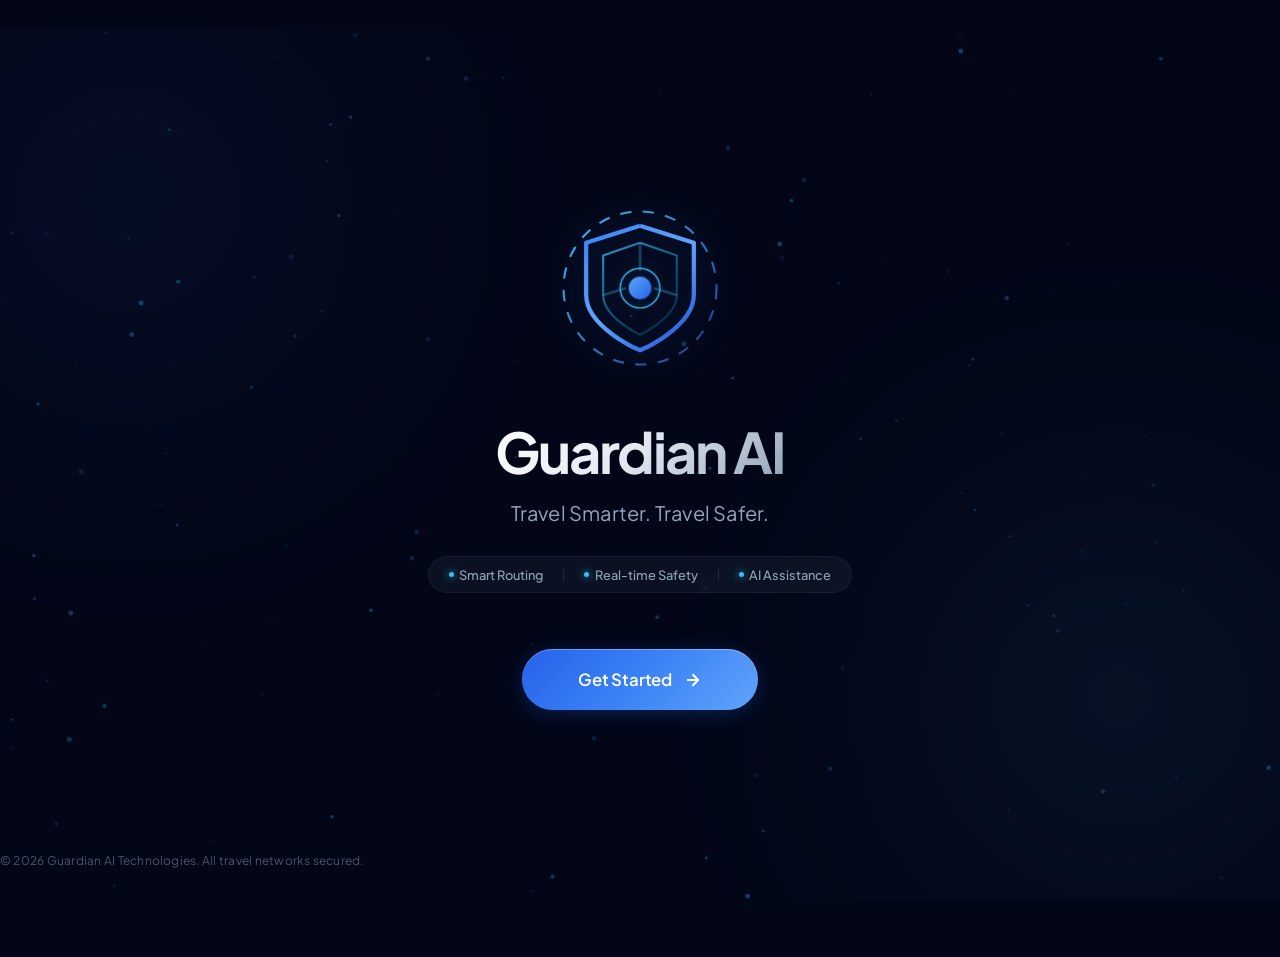
<file: index.html>
<!DOCTYPE html>
<html lang="en">
<head>
    <meta charset="UTF-8">
    <meta name="viewport" content="width=device-width, initial-scale=1.0">
    <title>Guardian AI - Travel Smarter. Travel Safer.</title>
    <meta name="description" content="Guardian AI: The premium intelligent companion for safe and smart travels.">
    <!-- Google Fonts: Plus Jakarta Sans for clean modern typography -->
    <link rel="preconnect" href="https://fonts.googleapis.com">
    <link rel="preconnect" href="https://fonts.gstatic.com" crossorigin>
    <link href="https://fonts.googleapis.com/css2?family=Plus+Jakarta+Sans:wght@300;400;500;600;700&display=swap" rel="stylesheet">
    <link rel="stylesheet" href="styles.css">
</head>
<body>
    <!-- Interactive Background Canvas -->
    <canvas id="constellation-canvas"></canvas>
    
    <!-- Light glowing atmospheric effects -->
    <div class="glow-orb glow-top-left"></div>
    <div class="glow-orb glow-bottom-right"></div>

    <main class="splash-wrapper">
        <div class="splash-content">
            <!-- Logo Section -->
            <div class="logo-container animate-fade-in" id="logo-sec">
                <svg class="shield-logo" viewBox="0 0 120 120" fill="none" xmlns="http://www.w3.org/2000/svg">
                    <!-- Outer glowing ring / scanning indicator -->
                    <circle cx="60" cy="60" r="54" class="logo-outer-circle" stroke="url(#ringGradient)" stroke-width="1.5" stroke-dasharray="8 8" />
                    
                    <!-- Outer Shield Path -->
                    <path class="logo-shield-outer" d="M 60 16 L 98 28 V 65 C 98 88 60 104 60 104 C 60 104 22 88 22 65 V 28 Z" stroke="url(#shieldGradient)" stroke-width="3" stroke-linejoin="round"/>
                    
                    <!-- Inner Tech-Mesh Shield -->
                    <path class="logo-shield-inner" d="M 60 28 L 86 37 V 65 C 86 81 60 93 60 93 C 60 93 34 81 34 65 V 37 Z" stroke="url(#innerShieldGradient)" stroke-width="1.5" stroke-dasharray="4 4"/>
                    
                    <!-- Tech Grid Lines / Paths connecting to Core -->
                    <line x1="60" y1="28" x2="60" y2="48" class="logo-connector-line" stroke="#38bdf8" stroke-width="1.5" />
                    <line x1="34" y1="65" x2="50" y2="60" class="logo-connector-line" stroke="#38bdf8" stroke-width="1.5" />
                    <line x1="86" y1="65" x2="70" y2="60" class="logo-connector-line" stroke="#38bdf8" stroke-width="1.5" />
                    
                    <!-- Core Glowing Node -->
                    <circle cx="60" cy="60" r="8" class="logo-core" fill="url(#coreGradient)" />
                    <circle cx="60" cy="60" r="14" class="logo-core-pulse" stroke="#38bdf8" stroke-width="1" />

                    <!-- Gradients -->
                    <defs>
                        <linearGradient id="shieldGradient" x1="22" y1="16" x2="98" y2="104" gradientUnits="userSpaceOnUse">
                            <stop offset="0%" stop-color="#3b82f6" />
                            <stop offset="50%" stop-color="#60a5fa" />
                            <stop offset="100%" stop-color="#1d4ed8" />
                        </linearGradient>
                        <linearGradient id="innerShieldGradient" x1="34" y1="28" x2="86" y2="93" gradientUnits="userSpaceOnUse">
                            <stop offset="0%" stop-color="#38bdf8" stop-opacity="0.8"/>
                            <stop offset="100%" stop-color="#0369a1" stop-opacity="0.3"/>
                        </linearGradient>
                        <linearGradient id="ringGradient" x1="6" y1="6" x2="114" y2="114" gradientUnits="userSpaceOnUse">
                            <stop offset="0%" stop-color="#38bdf8" />
                            <stop offset="100%" stop-color="#1e3a8a" />
                        </linearGradient>
                        <linearGradient id="coreGradient" x1="52" y1="52" x2="68" y2="68" gradientUnits="userSpaceOnUse">
                            <stop offset="0%" stop-color="#60a5fa" />
                            <stop offset="100%" stop-color="#2563eb" />
                        </linearGradient>
                    </defs>
                </svg>
            </div>

            <!-- Title & Tagline -->
            <div class="brand-container">
                <h1 class="brand-name animate-fade-in-delayed-1" id="app-title">Guardian AI</h1>
                <p class="brand-tagline animate-fade-in-delayed-2" id="app-tagline">Travel Smarter. Travel Safer.</p>
            </div>
            
            <!-- Features highlights in a very subtle minimal presentation -->
            <div class="features-preview animate-fade-in-delayed-3" id="features-preview">
                <span class="feature-tag"><span class="tag-dot"></span> Smart Routing</span>
                <span class="feature-divider"></span>
                <span class="feature-tag"><span class="tag-dot"></span> Real-time Safety</span>
                <span class="feature-divider"></span>
                <span class="feature-tag"><span class="tag-dot"></span> AI Assistance</span>
            </div>

            <!-- Get Started CTA Button -->
            <div class="cta-container animate-fade-in-delayed-4" id="cta-sec">
                <button class="btn-primary" id="btn-get-started">
                    <span class="btn-text">Get Started</span>
                    <span class="btn-icon">
                        <svg viewBox="0 0 24 24" fill="none" stroke="currentColor" stroke-width="2.5" stroke-linecap="round" stroke-linejoin="round">
                            <line x1="5" y1="12" x2="19" y2="12"></line>
                            <polyline points="12 5 19 12 12 19"></polyline>
                        </svg>
                    </span>
                    <div class="btn-glow"></div>
                </button>
            </div>
        </div>
    </main>

    <!-- Bottom Footer (Minimalist & Premium Brand Signature) -->
    <footer class="splash-footer animate-fade-in-delayed-4">
        <p>&copy; 2026 Guardian AI Technologies. All travel networks secured.</p>
    </footer>

    <script src="app.js"></script>
</body>
</html>
</file>
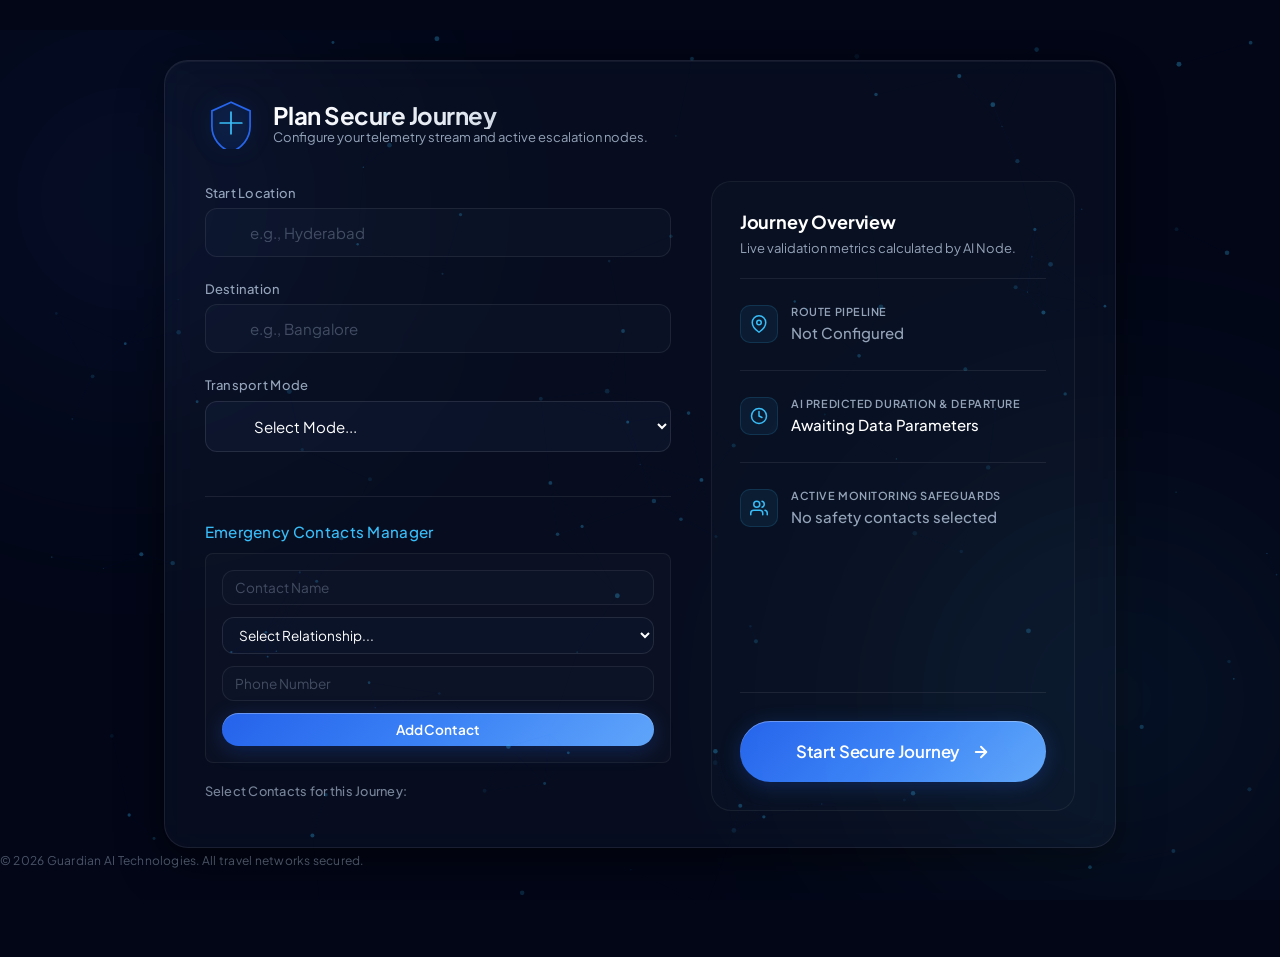
<file: dashboard.html>
<!DOCTYPE html>
<html lang="en">
<head>
    <meta charset="UTF-8">
    <meta name="viewport" content="width=device-width, initial-scale=1.0">
    <title>Dashboard - Guardian AI</title>
    <meta name="description" content="Plan your secure journey. Travel Smarter. Travel Safer.">
    <link rel="preconnect" href="https://fonts.googleapis.com">
    <link rel="preconnect" href="https://fonts.gstatic.com" crossorigin>
    <link href="https://fonts.googleapis.com/css2?family=Plus+Jakarta+Sans:wght=300;400;500;600;700&display=swap" rel="stylesheet">
    <link rel="stylesheet" href="styles.css">
</head>
<body class="page-entry-active">
    <canvas id="constellation-canvas"></canvas>
    
    <div class="glow-orb glow-top-left"></div>
    <div class="glow-orb glow-bottom-right"></div>

    <main class="dashboard-wrapper">
        <div class="dashboard-card animate-fade-in" style="max-width: 1000px; width: 100%;">
            <header class="dashboard-header">
                <div class="dashboard-brand">
                    <svg class="dashboard-logo" viewBox="0 0 120 120" fill="none" xmlns="http://www.w3.org/2000/svg">
                        <path d="M60 12L16 32v36c0 26.5 18.8 51.3 44 58 25.2-6.7 44-31.5 44-58V32L60 12z" fill="rgba(37,99,235,0.1)" stroke="#2563eb" stroke-width="4"/>
                        <path d="M60 35v50M35 60h50" stroke="#38bdf8" stroke-width="4" stroke-linecap="round"/>
                    </svg>
                    <div class="dashboard-title-group">
                        <h1 class="dashboard-title">Plan Secure Journey</h1>
                        <p class="dashboard-subtitle">Configure your telemetry stream and active escalation nodes.</p>
                    </div>
                </div>
            </header>

            <div class="dashboard-grid">
                <div class="login-form" style="max-height: 70dvh; overflow-y: auto; padding-right: 0.5rem;">
                    <div class="form-group">
                        <label class="form-label">Start Location</label>
                        <input type="text" id="route-origin" class="form-input" placeholder="e.g., Hyderabad" required>
                    </div>

                    <div class="form-group">
                        <label class="form-label">Destination</label>
                        <input type="text" id="route-destination" class="form-input" placeholder="e.g., Bangalore" required>
                    </div>

                    <div class="form-group">
                        <label class="form-label">Transport Mode</label>
                        <select id="route-transport" class="form-input" style="background-color: #0b1329; color: #ffffff; border: 1px solid rgba(255,255,255,0.1);">
                            <option value="" disabled selected hidden>Select Mode...</option>
                            <option value="Car">🚗 Car</option>
                            <option value="Bike">🏍 Bike</option>
                            <option value="Bus">🚌 Bus</option>
                            <option value="Train">🚆 Train</option>
                            <option value="Flight">✈ Flight</option>
                        </select>
                    </div>

                    <div class="form-group" style="border-top: 1px solid rgba(255,255,255,0.08); padding-top: 1.5rem; margin-top: 1.5rem;">
                        <label class="form-label" style="color: #38bdf8; font-size: 0.95rem; margin-bottom: 0.75rem;">Emergency Contacts Manager</label>
                        
                        <div id="contact-editor-box" style="background: rgba(255,255,255,0.02); border: 1px solid rgba(255,255,255,0.06); padding: 1rem; border-radius: 8px; margin-bottom: 1rem; display: flex; flex-direction: column; gap: 0.75rem;">
                            <input type="hidden" id="contact-edit-index" value="-1">
                            <input type="text" id="contact-name" class="form-input" placeholder="Contact Name" style="padding: 0.5rem 0.75rem; font-size: 0.85rem;">
                            
                            <select id="contact-relationship" class="form-input" style="padding: 0.5rem 0.75rem; font-size: 0.85rem; background-color: #0b1329; color: #ffffff; border: 1px solid rgba(255,255,255,0.1);">
                                <option value="" disabled selected hidden>Select Relationship...</option>
                                <option value="Mother">Mother</option>
                                <option value="Father">Father</option>
                                <option value="Brother">Brother</option>
                                <option value="Sister">Sister</option>
                                <option value="Friend">Friend</option>
                                <option value="Guardian">Guardian</option>
                                <option value="Other">Other</option>
                            </select>
                            
                            <input type="tel" id="contact-phone" class="form-input" placeholder="Phone Number" style="padding: 0.5rem 0.75rem; font-size: 0.85rem;">
                            
                            <button type="button" class="btn-primary" id="btn-save-contact" style="padding: 0.5rem 1rem; font-size: 0.85rem; height: auto; min-height: 0;">
                                <span class="btn-text" id="save-contact-text">Add Contact</span>
                            </button>
                        </div>

                        <label class="form-label" style="font-size: 0.8rem; opacity: 0.8; margin-bottom: 0.5rem;">Select Contacts for this Journey:</label>
                        <div id="contacts-list-container" style="display: flex; flex-direction: column; gap: 0.5rem; max-height: 200px; overflow-y: auto; padding-right: 4px;">
                            </div>
                    </div>
                </div>

                <div class="summary-section">
                    <h2 class="summary-title">Journey Overview</h2>
                    <p class="summary-meta">Live validation metrics calculated by AI Node.</p>
                    
                    <div class="summary-divider"></div>

                    <div class="summary-item">
                        <div class="summary-item-icon">
                            <svg viewBox="0 0 24 24" fill="none" stroke="currentColor" stroke-width="2" stroke-linecap="round" stroke-linejoin="round"><path d="M21 10c0 7-9 13-9 13s-9-6-9-13a9 9 0 0 1 18 0z"></path><circle cx="12" cy="10" r="3"></circle></svg>
                        </div>
                        <div class="summary-item-content">
                            <span class="summary-item-label">Route Pipeline</span>
                            <span class="summary-item-value" id="summary-route">Not Configured</span>
                        </div>
                    </div>

                    <div class="summary-divider"></div>

                    <div class="summary-item">
                        <div class="summary-item-icon">
                            <svg viewBox="0 0 24 24" fill="none" stroke="currentColor" stroke-width="2" stroke-linecap="round" stroke-linejoin="round"><circle cx="12" cy="12" r="10"></circle><polyline points="12 6 12 12 16 14"></polyline></svg>
                        </div>
                        <div class="summary-item-content">
                            <span class="summary-item-label">AI Predicted Duration & Departure</span>
                            <span class="summary-item-value" id="summary-eta">Awaiting Data Parameters</span>
                        </div>
                    </div>

                    <div class="summary-divider"></div>

                    <div class="summary-item">
                        <div class="summary-item-icon">
                            <svg viewBox="0 0 24 24" fill="none" stroke="currentColor" stroke-width="2" stroke-linecap="round" stroke-linejoin="round"><path d="M17 21v-2a4 4 0 0 0-4-4H5a4 4 0 0 0-4 4v2"></path><circle cx="9" cy="7" r="4"></circle><path d="M23 21v-2a4 4 0 0 0-3-3.87"></path><path d="M16 3.13a4 4 0 0 1 0 7.75"></path></svg>
                        </div>
                        <div class="summary-item-content">
                            <span class="summary-item-label">Active Monitoring Safeguards</span>
                            <span class="summary-item-value" id="summary-contacts">No safety contacts selected</span>
                        </div>
                    </div>

                    <div class="summary-divider" style="margin-top: auto;"></div>

                    <button type="button" class="btn-primary btn-full-width" id="btn-start-journey" disabled>
                        <span class="btn-text">Start Secure Journey</span>
                        <span class="btn-icon">
                            <svg viewBox="0 0 24 24" fill="none" stroke="currentColor" stroke-width="2.5" stroke-linecap="round" stroke-linejoin="round">
                                <line x1="5" y1="12" x2="19" y2="12"></line>
                                <polyline points="12 5 19 12 12 19"></polyline>
                            </svg>
                        </span>
                        <div class="btn-glow"></div>
                    </button>
                </div>
            </div>
        </div>
    </main>

    <footer class="splash-footer animate-fade-in-delayed-4">
        <p>&copy; 2026 Guardian AI Technologies. All travel networks secured.</p>
    </footer>

    <script src="app.js"></script>
</body>
</html>
</file>
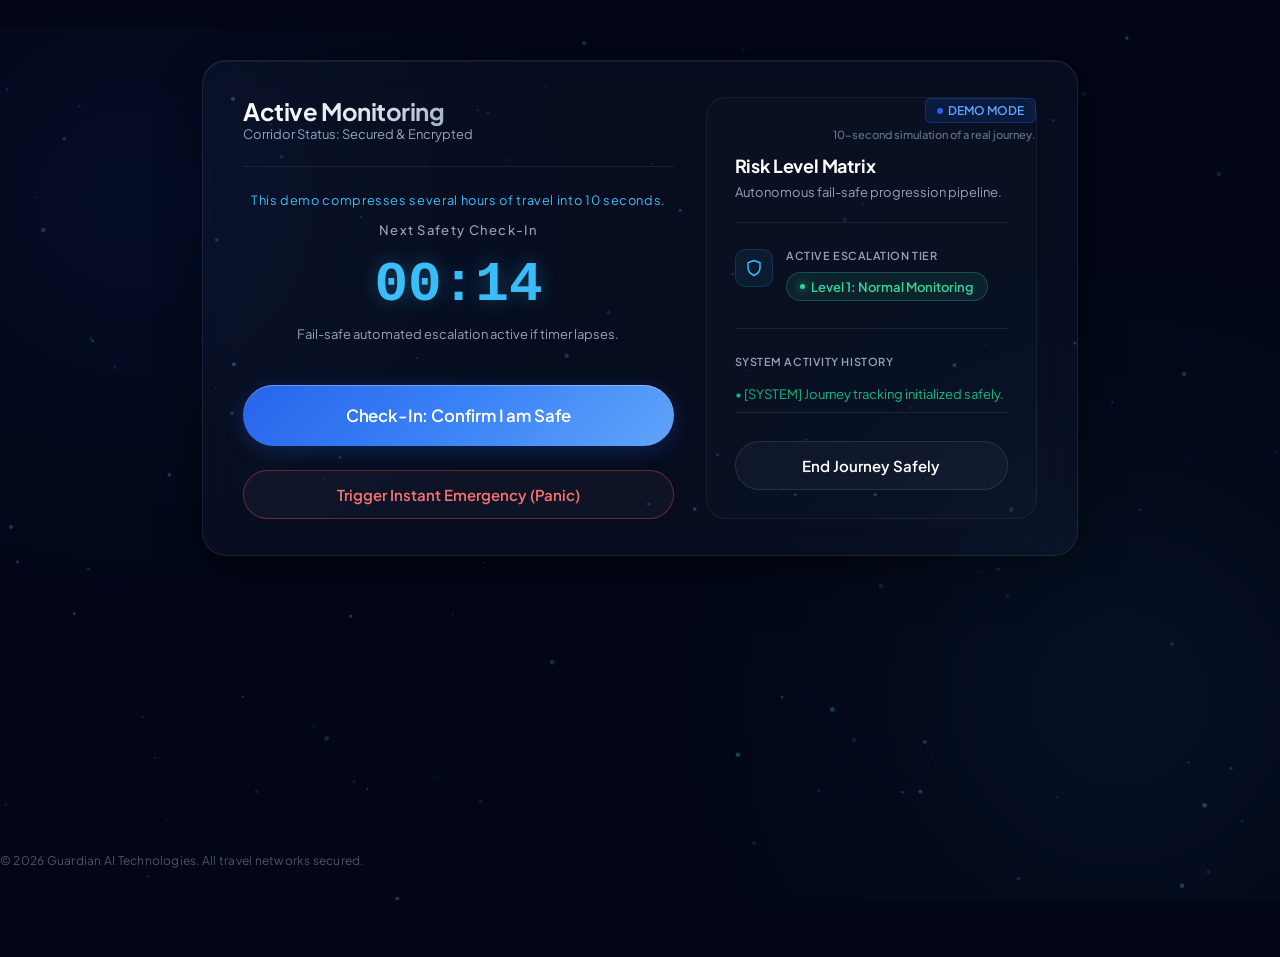
<file: journey.html>
<!DOCTYPE html>
<html lang="en">
<head>
    <meta charset="UTF-8">
    <meta name="viewport" content="width=device-width, initial-scale=1.0">
    <title>Active Journey - Guardian AI</title>
    <link rel="preconnect" href="https://fonts.googleapis.com">
    <link rel="preconnect" href="https://fonts.gstatic.com" crossorigin>
    <link href="https://fonts.googleapis.com/css2?family=Plus+Jakarta+Sans:wght=300;400;500;600;700&display=swap" rel="stylesheet">
    <link rel="stylesheet" href="styles.css">
</head>
<body class="page-entry-active">
    <canvas id="constellation-canvas"></canvas>
    
    <div class="glow-orb glow-top-left"></div>
    <div class="glow-orb glow-bottom-right"></div>

    <main class="dashboard-wrapper">
        <div class="dashboard-card animate-fade-in" id="journey-card-container" style="position: relative;">
            
            <div id="active-monitoring-view" class="dashboard-grid">
                <div class="login-form">
                    <header class="dashboard-header" style="padding: 0 0 1.5rem 0; margin-bottom: 1.5rem; border-bottom: 1px solid rgba(255,255,255,0.08);">
                        <div class="dashboard-brand">
                            <div class="dashboard-title-group">
                                <h1 class="dashboard-title" style="font-size: 1.5rem;">Active Monitoring</h1>
                                <p class="dashboard-subtitle">Corridor Status: Secured & Encrypted</p>
                            </div>
                        </div>
                    </header>

                    <div class="form-group" style="text-align: center; margin-bottom: 2rem;">
                        <p class="summary-meta" style="text-align: center; margin-bottom: 0.5rem; color: #38bdf8; font-size: 0.8rem; letter-spacing: 0.05em;">This demo compresses several hours of travel into 10 seconds.</p>
                        <label class="form-label" style="text-align: center; letter-spacing: 0.1em;">Next Safety Check-In</label>
                        <div id="countdown-timer" style="font-size: 3.5rem; font-weight: 700; color: #38bdf8; font-family: monospace; text-shadow: 0 0 20px rgba(56, 189, 248, 0.3); margin: 0.5rem 0;">
                            00:15
                        </div>
                        <p class="summary-meta" style="text-align: center;">Fail-safe automated escalation active if timer lapses.</p>
                    </div>

                    <button type="button" class="btn-primary btn-full-width" id="btn-check-in" style="margin-bottom: 1rem;">
                        <span class="btn-text">Check-In: Confirm I am Safe</span>
                        <div class="btn-glow"></div>
                    </button>

                    <button type="button" class="btn-secondary btn-full-width" id="btn-panic-escalate" style="border-color: rgba(239, 68, 68, 0.4); color: #f87171;">
                        <span>Trigger Instant Emergency (Panic)</span>
                    </button>
                </div>

                <div class="summary-section" style="position: relative; padding-top: 3.5rem;">
                    <div style="position: absolute; top: 0; right: 0; text-align: right; display: flex; flex-direction: column; align-items: flex-end; gap: 0.25rem;">
                        <div style="background: rgba(37,  99, 235, 0.15); border: 1px solid rgba(37, 99, 235,  0.3); color: #60a5fa; padding: 0.25rem 0.65rem; border-radius: 6px; font-size: 0.75rem; font-weight: 600; text-transform: uppercase; display: flex; align-items: center; gap: 0.35rem;">
                            <span style="width: 6px; height: 6px; border-radius: 50%; background: #2563eb; display: inline-block;"></span>
                            Demo Mode
                        </div>
                        <span style="font-size: 0.7rem; color: #64748b; font-weight: 500;">10-second simulation of a real journey.</span>
                    </div>

                    <h2 class="summary-title">Risk Level Matrix</h2>
                    <p class="summary-meta">Autonomous fail-safe progression pipeline.</p>
                    
                    <div class="summary-divider"></div>
                    
                    <div class="summary-item">
                        <div class="summary-item-icon" id="threat-icon-box">
                            <svg viewBox="0 0 24 24" fill="none" stroke="currentColor" stroke-width="2" stroke-linecap="round" stroke-linejoin="round">
                                <path d="M12 22s8-4 8-10V5l-8-3-8 3v7c0 6 8 10 8 10z"></path>
                            </svg>
                        </div>
                        <div class="summary-item-content">
                            <span class="summary-item-label">Active Escalation Tier</span>
                            <div class="threat-badge threat-low" id="journey-threat-badge">
                                <span class="tag-dot"></span> Level 1: Normal Monitoring
                            </div>
                        </div>
                    </div>

                    <div class="summary-divider"></div>

                    <div class="summary-item">
                        <div class="summary-item-content" style="width: 100%;">
                            <span class="summary-item-label" style="margin-bottom: 0.75rem;">System Activity History</span>
                            <div id="escalation-log-stream" style="display: flex; flex-direction: column; gap: 0.75rem; max-height: 180px; overflow-y: auto; padding-right: 4px;">
                                <div class="summary-meta" style="color: #10b981;">• [SYSTEM] Journey tracking initialized safely.</div>
                            </div>
                        </div>
                    </div>

                    <div class="summary-divider" style="margin-top: auto;"></div>

                    <button type="button" class="btn-secondary btn-full-width" id="btn-end-journey-safely">
                        <span>End Journey Safely</span>
                    </button>
                </div>
            </div>

            <div id="emergency-report-view" style="display: none; padding: 2.5rem; text-align: center; flex-direction: column; align-items: center; justify-content: center; width: 100%;">
                <div style="background: rgba(239, 68, 68, 0.1); border: 1px solid rgba(239, 68, 68, 0.25); border-radius: 50%; width: 70px; height: 70px; display: flex; align-items: center; justify-content: center; margin-bottom: 1.5rem; box-shadow: 0 0 30px rgba(239, 68, 68, 0.2);">
                    <svg viewBox="0 0 24 24" fill="none" stroke="#f87171" stroke-width="2.5" stroke-linecap="round" stroke-linejoin="round" style="width: 32px; height: 32px;">
                        <path d="M10.29 3.86L1.82 18a2 2 0 0 0 1.71 3h16.94a2 2 0 0 0 1.71-3L13.71 3.86a2 2 0 0 0-3.42 0z"></path>
                        <line x1="12" y1="9" x2="12" y2="13"></line>
                        <line x1="12" y1="17" x2="12.01" y2="17"></line>
                    </svg>
                </div>

                <h1 class="dashboard-title" style="font-size: 2.25rem; margin-bottom: 0.5rem; color: #f87171; font-weight: 700;">Guardian AI Emergency Report</h1>
                <p class="summary-meta" style="max-width: 550px; margin-bottom: 2.5rem; font-size: 0.95rem; line-height: 1.6;">
                    Guardian AI has completed the autonomous emergency response workflow. The incident has been recorded and the journey has been safely closed.
                </p>

                <div style="display: grid; grid-template-columns: repeat(2, 1fr); gap: 1rem; width: 100%; max-width: 600px; margin-bottom: 3rem; text-align: left;">
                    <div style="background: rgba(255,255,255,0.03); border: 1px solid rgba(255,255,255,0.06); padding: 1rem; border-radius: 8px;">
                        <span class="summary-item-label" style="font-size: 0.75rem;">Status</span>
                        <span class="summary-item-value" id="status-val" style="color: #f59e0b; font-weight: 600;">Processing Escalation...</span>
                    </div>
                    <div style="background: rgba(255,255,255,0.03); border: 1px solid rgba(255,255,255,0.06); padding: 1rem; border-radius: 8px;">
                        <span class="summary-item-label" style="font-size: 0.75rem;">Trusted Contact</span>
                        <span class="summary-item-value" id="contact-val" style="color: #a1a1aa; font-weight: 600;">Pending...</span>
                    </div>
                    <div style="background: rgba(255,255,255,0.03); border: 1px solid rgba(255,255,255,0.06); padding: 1rem; border-radius: 8px;">
                        <span class="summary-item-label" style="font-size: 0.75rem;">Emergency Assistance</span>
                        <span class="summary-item-value" style="color: #60a5fa; font-weight: 600;">Simulated</span>
                    </div>
                    <div style="background: rgba(255,255,255,0.03); border: 1px solid rgba(255,255,255,0.06); padding: 1rem; border-radius: 8px;">
                        <span class="summary-item-label" style="font-size: 0.75rem;">Journey Pipeline</span>
                        <span class="summary-item-value" style="color: #a1a1aa; font-weight: 600;">Closed</span>
                    </div>
                    <div style="grid-column: span 2; background: rgba(16, 185, 129, 0.05); border: 1px solid rgba(16, 185, 129, 0.15); padding: 1rem; border-radius: 8px; text-align: center;">
                        <span class="summary-item-value" id="vault-val" style="color: #e4e4e7; font-size: 0.9rem; font-weight: 500;">Syncing Incident to Local Vault Ledger...</span>
                    </div>
                </div>

                <button type="button" class="btn-primary" id="btn-return-dashboard" style="min-width: 240px; display: none;">
                    <span class="btn-text">Return to Dashboard</span>
                    <div class="btn-glow"></div>
                </button>
            </div>

        </div>
    </main>

    <footer class="splash-footer animate-fade-in-delayed-4">
        <p>&copy; 2026 Guardian AI Technologies. All travel networks secured.</p>
    </footer>

    <script src="app.js"></script>
    <script src="journey.js"></script>
</body>
</html>
</file>
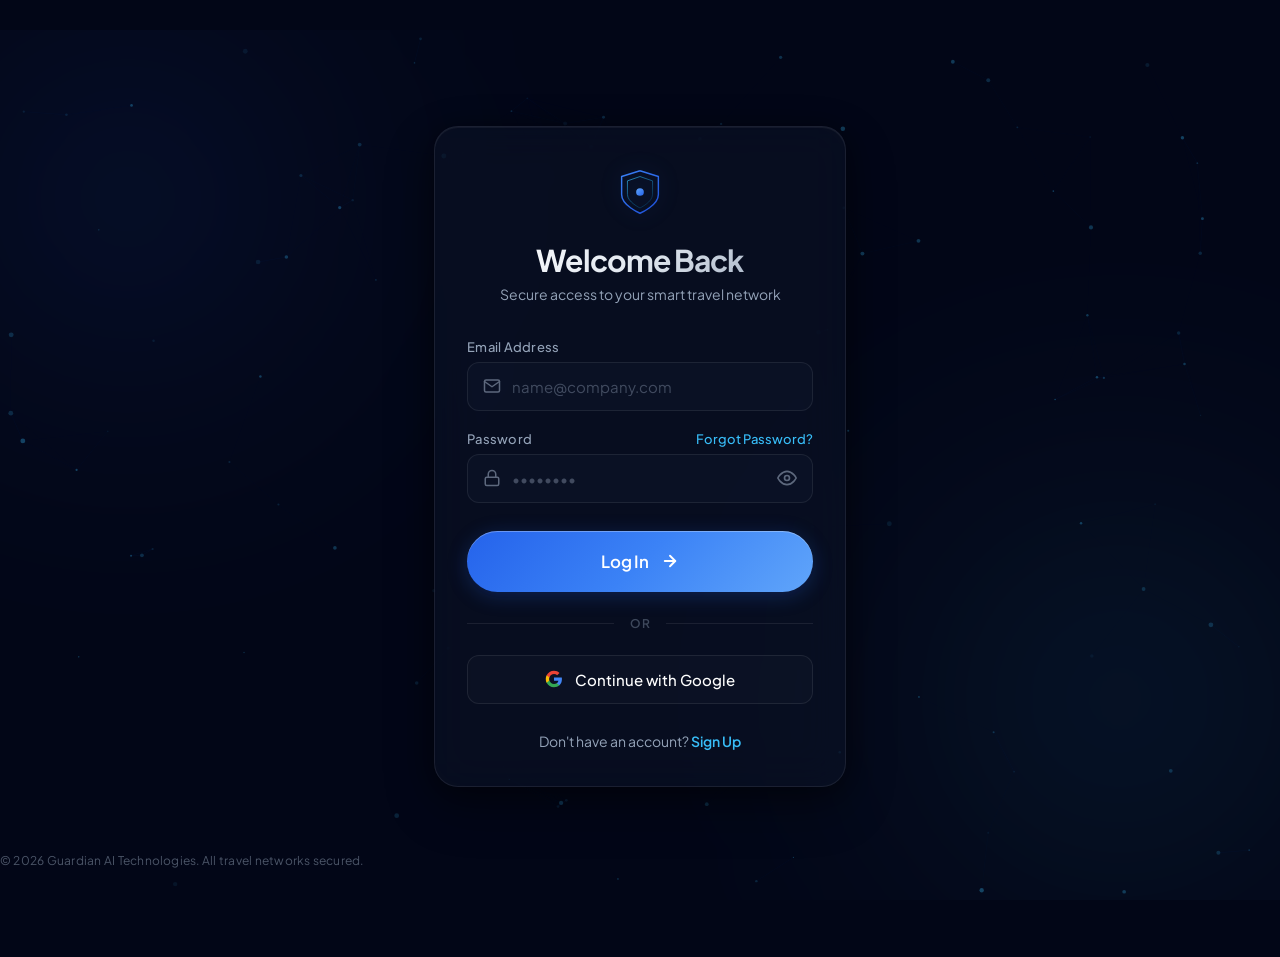
<file: login.html>
<!DOCTYPE html>
<html lang="en">
<head>
    <meta charset="UTF-8">
    <meta name="viewport" content="width=device-width, initial-scale=1.0">
    <title>Login - Guardian AI</title>
    <meta name="description" content="Sign in to your Guardian AI account. Travel Smarter. Travel Safer.">
    <!-- Google Fonts: Plus Jakarta Sans -->
    <link rel="preconnect" href="https://fonts.googleapis.com">
    <link rel="preconnect" href="https://fonts.gstatic.com" crossorigin>
    <link href="https://fonts.googleapis.com/css2?family=Plus+Jakarta+Sans:wght@300;400;500;600;700&display=swap" rel="stylesheet">
    <link rel="stylesheet" href="styles.css">
</head>
<body class="page-entry-active">
    <!-- Interactive Background Canvas -->
    <canvas id="constellation-canvas"></canvas>
    
    <!-- Light glowing atmospheric effects -->
    <div class="glow-orb glow-top-left"></div>
    <div class="glow-orb glow-bottom-right"></div>

    <main class="login-wrapper">
        <div class="login-card animate-fade-in">
            <!-- Header Section -->
            <header class="login-header">
                <a href="index.html" class="logo-link" title="Back to Splash Screen">
                    <svg class="login-logo" viewBox="0 0 120 120" fill="none" xmlns="http://www.w3.org/2000/svg">
                        <!-- Outer Shield Path -->
                        <path class="logo-shield-outer" d="M 60 16 L 98 28 V 65 C 98 88 60 104 60 104 C 60 104 22 88 22 65 V 28 Z" stroke="url(#shieldGradient)" stroke-width="3" stroke-linejoin="round"/>
                        <!-- Inner Tech-Mesh Shield -->
                        <path class="logo-shield-inner" d="M 60 28 L 86 37 V 65 C 86 81 60 93 60 93 C 60 93 34 81 34 65 V 37 Z" stroke="url(#innerShieldGradient)" stroke-width="1.5" stroke-dasharray="4 4"/>
                        <!-- Core Glowing Node -->
                        <circle cx="60" cy="60" r="8" fill="url(#coreGradient)" />
                        
                        <defs>
                            <linearGradient id="shieldGradient" x1="22" y1="16" x2="98" y2="104" gradientUnits="userSpaceOnUse">
                                <stop offset="0%" stop-color="#3b82f6" />
                                <stop offset="100%" stop-color="#1d4ed8" />
                            </linearGradient>
                            <linearGradient id="innerShieldGradient" x1="34" y1="28" x2="86" y2="93" gradientUnits="userSpaceOnUse">
                                <stop offset="0%" stop-color="#38bdf8" />
                                <stop offset="100%" stop-color="#0369a1" stop-opacity="0.3"/>
                            </linearGradient>
                            <linearGradient id="coreGradient" x1="52" y1="52" x2="68" y2="68" gradientUnits="userSpaceOnUse">
                                <stop offset="0%" stop-color="#60a5fa" />
                                <stop offset="100%" stop-color="#2563eb" />
                            </linearGradient>
                        </defs>
                    </svg>
                </a>
                <h1 class="login-title">Welcome Back</h1>
                <p class="login-subtitle">Secure access to your smart travel network</p>
            </header>

            <!-- Login Form -->
            <form class="login-form" id="form-login" onsubmit="event.preventDefault();">
                <!-- Email Field -->
                <div class="form-group">
                    <label for="email" class="form-label">Email Address</label>
                    <div class="input-wrapper">
                        <input type="email" id="email" class="form-input" placeholder="name@company.com" required autocomplete="email">
                        <span class="input-icon">
                            <svg viewBox="0 0 24 24" fill="none" stroke="currentColor" stroke-width="2" stroke-linecap="round" stroke-linejoin="round">
                                <path d="M4 4h16c1.1 0 2 .9 2 2v12c0 1.1-.9 2-2 2H4c-1.1 0-2-.9-2-2V6c0-1.1.9-2 2-2z"></path>
                                <polyline points="22,6 12,13 2,6"></polyline>
                            </svg>
                        </span>
                    </div>
                </div>

                <!-- Password Field -->
                <div class="form-group">
                    <div class="form-label-row">
                        <label for="password" class="form-label">Password</label>
                        <a href="#" class="forgot-password-link">Forgot Password?</a>
                    </div>
                    <div class="input-wrapper">
                        <input type="password" id="password" class="form-input" placeholder="••••••••" required autocomplete="current-password">
                        <span class="input-icon">
                            <svg viewBox="0 0 24 24" fill="none" stroke="currentColor" stroke-width="2" stroke-linecap="round" stroke-linejoin="round">
                                <rect x="3" y="11" width="18" height="11" rx="2" ry="2"></rect>
                                <path d="M7 11V7a5 5 0 0 1 10 0v4"></path>
                            </svg>
                        </span>
                        <!-- Password Show/Hide Toggle -->
                        <button type="button" class="password-toggle-btn" id="btn-toggle-password" aria-label="Toggle Password Visibility">
                            <!-- Eye icon (default state: hidden) -->
                            <svg id="eye-icon-hidden" viewBox="0 0 24 24" fill="none" stroke="currentColor" stroke-width="2" stroke-linecap="round" stroke-linejoin="round">
                                <path d="M1 12s4-8 11-8 11 8 11 8-4 8-11 8-11-8-11-8z"></path>
                                <circle cx="12" cy="12" r="3"></circle>
                            </svg>
                            <!-- Eye Off icon (visible state) -->
                            <svg id="eye-icon-visible" class="hidden-icon" viewBox="0 0 24 24" fill="none" stroke="currentColor" stroke-width="2" stroke-linecap="round" stroke-linejoin="round">
                                <path d="M17.94 17.94A10.07 10.07 0 0 1 12 20c-7 0-11-8-11-8a18.45 18.45 0 0 1 5.06-5.94M9.9 4.24A9.12 9.12 0 0 1 12 4c7 0 11 8 11 8a18.5 18.5 0 0 1-2.16 3.19m-6.72-1.07a3 3 0 1 1-4.24-4.24"></path>
                                <line x1="1" y1="1" x2="23" y2="23"></line>
                            </svg>
                        </button>
                    </div>
                </div>

                <!-- Submit Button -->
                <button type="submit" class="btn-primary btn-full-width" id="btn-login-submit">
                    <span class="btn-text">Log In</span>
                    <span class="btn-icon">
                        <svg viewBox="0 0 24 24" fill="none" stroke="currentColor" stroke-width="2.5" stroke-linecap="round" stroke-linejoin="round">
                            <line x1="5" y1="12" x2="19" y2="12"></line>
                            <polyline points="12 5 19 12 12 19"></polyline>
                        </svg>
                    </span>
                    <div class="btn-glow"></div>
                </button>
            </form>

            <!-- Social Divider -->
            <div class="auth-divider">
                <span class="divider-text">OR</span>
            </div>

            <!-- OAuth Options -->
            <button type="button" class="btn-oauth" id="btn-google-auth">
                <svg class="google-icon" viewBox="0 0 24 24" xmlns="http://www.w3.org/2000/svg">
                    <path d="M22.56 12.25c0-.78-.07-1.53-.2-2.25H12v4.26h5.92c-.26 1.37-1.04 2.53-2.21 3.31v2.77h3.57c2.08-1.92 3.28-4.74 3.28-8.09z" fill="#4285F4"/>
                    <path d="M12 23c2.97 0 5.46-.98 7.28-2.66l-3.57-2.77c-.98.66-2.23 1.06-3.71 1.06-2.86 0-5.29-1.93-6.16-4.53H2.18v2.84C3.99 20.53 7.7 23 12 23z" fill="#34A853"/>
                    <path d="M5.84 14.09c-.22-.66-.35-1.36-.35-2.09s.13-1.43.35-2.09V7.06H2.18C1.43 8.55 1 10.22 1 12s.43 3.45 1.18 4.94l2.85-2.22.81-.63z" fill="#FBBC05"/>
                    <path d="M12 5.38c1.62 0 3.06.56 4.21 1.64l3.15-3.15C17.45 2.09 14.97 1 12 1 7.7 1 3.99 3.47 2.18 7.06l3.66 2.84c.87-2.6 3.3-4.52 6.16-4.52z" fill="#EA4335"/>
                </svg>
                <span>Continue with Google</span>
            </button>

            <!-- Navigation Links -->
            <footer class="login-card-footer">
                <p>Don't have an account? <a href="signup.html" class="link-primary" id="link-signup">Sign Up</a></p>
            </footer>
        </div>
    </main>

    <!-- Bottom Footer (Minimalist & Premium Brand Signature) -->
    <footer class="splash-footer animate-fade-in-delayed-4">
        <p>&copy; 2026 Guardian AI Technologies. All travel networks secured.</p>
    </footer>

    <script src="app.js"></script>
</body>
</html>
</file>
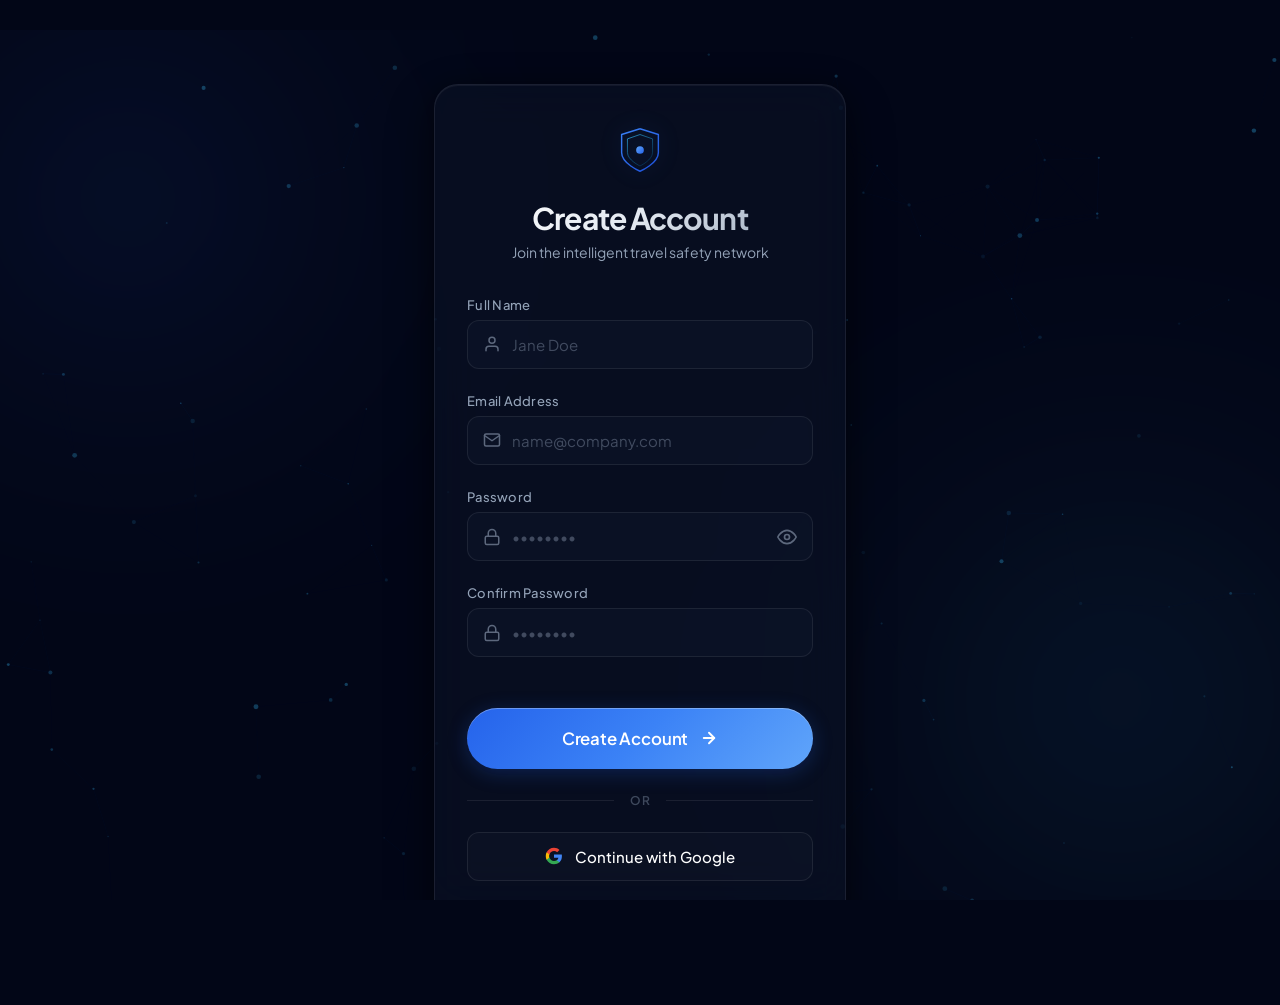
<file: signup.html>
<!DOCTYPE html>
<html lang="en">
<head>
    <meta charset="UTF-8">
    <meta name="viewport" content="width=device-width, initial-scale=1.0">
    <title>Sign Up - Guardian AI</title>
    <meta name="description" content="Create your Guardian AI account. Travel Smarter. Travel Safer.">
    <!-- Google Fonts: Plus Jakarta Sans -->
    <link rel="preconnect" href="https://fonts.googleapis.com">
    <link rel="preconnect" href="https://fonts.gstatic.com" crossorigin>
    <link href="https://fonts.googleapis.com/css2?family=Plus+Jakarta+Sans:wght@300;400;500;600;700&display=swap" rel="stylesheet">
    <link rel="stylesheet" href="styles.css">
</head>
<body class="page-entry-active">
    <!-- Interactive Background Canvas -->
    <canvas id="constellation-canvas"></canvas>

    <!-- Light glowing atmospheric effects -->
    <div class="glow-orb glow-top-left"></div>
    <div class="glow-orb glow-bottom-right"></div>

    <main class="login-wrapper">
        <div class="login-card animate-fade-in">
            <!-- Header Section -->
            <header class="login-header">
                <a href="index.html" class="logo-link" title="Back to Splash Screen">
                    <svg class="login-logo" viewBox="0 0 120 120" fill="none" xmlns="http://www.w3.org/2000/svg">
                        <!-- Outer Shield Path -->
                        <path class="logo-shield-outer" d="M 60 16 L 98 28 V 65 C 98 88 60 104 60 104 C 60 104 22 88 22 65 V 28 Z" stroke="url(#shieldGradient)" stroke-width="3" stroke-linejoin="round"/>
                        <!-- Inner Tech-Mesh Shield -->
                        <path class="logo-shield-inner" d="M 60 28 L 86 37 V 65 C 86 81 60 93 60 93 C 60 93 34 81 34 65 V 37 Z" stroke="url(#innerShieldGradient)" stroke-width="1.5" stroke-dasharray="4 4"/>
                        <!-- Core Glowing Node -->
                        <circle cx="60" cy="60" r="8" fill="url(#coreGradient)" />

                        <defs>
                            <linearGradient id="shieldGradient" x1="22" y1="16" x2="98" y2="104" gradientUnits="userSpaceOnUse">
                                <stop offset="0%" stop-color="#3b82f6" />
                                <stop offset="100%" stop-color="#1d4ed8" />
                            </linearGradient>
                            <linearGradient id="innerShieldGradient" x1="34" y1="28" x2="86" y2="93" gradientUnits="userSpaceOnUse">
                                <stop offset="0%" stop-color="#38bdf8" />
                                <stop offset="100%" stop-color="#0369a1" stop-opacity="0.3"/>
                            </linearGradient>
                            <linearGradient id="coreGradient" x1="52" y1="52" x2="68" y2="68" gradientUnits="userSpaceOnUse">
                                <stop offset="0%" stop-color="#60a5fa" />
                                <stop offset="100%" stop-color="#2563eb" />
                            </linearGradient>
                        </defs>
                    </svg>
                </a>
                <h1 class="login-title">Create Account</h1>
                <p class="login-subtitle">Join the intelligent travel safety network</p>
            </header>

            <!-- Signup Form -->
            <form class="login-form" id="form-signup" onsubmit="event.preventDefault();">
                <!-- Full Name Field -->
                <div class="form-group">
                    <label for="signup-name" class="form-label">Full Name</label>
                    <div class="input-wrapper">
                        <input type="text" id="signup-name" class="form-input" placeholder="Jane Doe" required autocomplete="name">
                        <span class="input-icon">
                            <svg viewBox="0 0 24 24" fill="none" stroke="currentColor" stroke-width="2" stroke-linecap="round" stroke-linejoin="round">
                                <path d="M20 21v-2a4 4 0 0 0-4-4H8a4 4 0 0 0-4 4v2"></path>
                                <circle cx="12" cy="7" r="4"></circle>
                            </svg>
                        </span>
                    </div>
                </div>

                <!-- Email Field -->
                <div class="form-group">
                    <label for="signup-email" class="form-label">Email Address</label>
                    <div class="input-wrapper">
                        <input type="email" id="signup-email" class="form-input" placeholder="name@company.com" required autocomplete="email">
                        <span class="input-icon">
                            <svg viewBox="0 0 24 24" fill="none" stroke="currentColor" stroke-width="2" stroke-linecap="round" stroke-linejoin="round">
                                <path d="M4 4h16c1.1 0 2 .9 2 2v12c0 1.1-.9 2-2 2H4c-1.1 0-2-.9-2-2V6c0-1.1.9-2 2-2z"></path>
                                <polyline points="22,6 12,13 2,6"></polyline>
                            </svg>
                        </span>
                    </div>
                </div>

                <!-- Password Field -->
                <div class="form-group">
                    <label for="password" class="form-label">Password</label>
                    <div class="input-wrapper">
                        <input type="password" id="password" class="form-input" placeholder="••••••••" required autocomplete="new-password">
                        <span class="input-icon">
                            <svg viewBox="0 0 24 24" fill="none" stroke="currentColor" stroke-width="2" stroke-linecap="round" stroke-linejoin="round">
                                <rect x="3" y="11" width="18" height="11" rx="2" ry="2"></rect>
                                <path d="M7 11V7a5 5 0 0 1 10 0v4"></path>
                            </svg>
                        </span>
                        <!-- Password Show/Hide Toggle -->
                        <button type="button" class="password-toggle-btn" id="btn-toggle-password" aria-label="Toggle Password Visibility">
                            <!-- Eye icon (default state: hidden) -->
                            <svg id="eye-icon-hidden" viewBox="0 0 24 24" fill="none" stroke="currentColor" stroke-width="2" stroke-linecap="round" stroke-linejoin="round">
                                <path d="M1 12s4-8 11-8 11 8 11 8-4 8-11 8-11-8-11-8z"></path>
                                <circle cx="12" cy="12" r="3"></circle>
                            </svg>
                            <!-- Eye Off icon (visible state) -->
                            <svg id="eye-icon-visible" class="hidden-icon" viewBox="0 0 24 24" fill="none" stroke="currentColor" stroke-width="2" stroke-linecap="round" stroke-linejoin="round">
                                <path d="M17.94 17.94A10.07 10.07 0 0 1 12 20c-7 0-11-8-11-8a18.45 18.45 0 0 1 5.06-5.94M9.9 4.24A9.12 9.12 0 0 1 12 4c7 0 11 8 11 8a18.5 18.5 0 0 1-2.16 3.19m-6.72-1.07a3 3 0 1 1-4.24-4.24"></path>
                                <line x1="1" y1="1" x2="23" y2="23"></line>
                            </svg>
                        </button>
                    </div>
                </div>

                <!-- Confirm Password Field -->
                <div class="form-group">
                    <label for="confirm-password" class="form-label">Confirm Password</label>
                    <div class="input-wrapper">
                        <input type="password" id="confirm-password" class="form-input" placeholder="••••••••" required autocomplete="new-password">
                        <span class="input-icon">
                            <svg viewBox="0 0 24 24" fill="none" stroke="currentColor" stroke-width="2" stroke-linecap="round" stroke-linejoin="round">
                                <rect x="3" y="11" width="18" height="11" rx="2" ry="2"></rect>
                                <path d="M7 11V7a5 5 0 0 1 10 0v4"></path>
                            </svg>
                        </span>
                    </div>
                    <span class="form-error-text" id="signup-error-text"></span>
                </div>

                <!-- Submit Button -->
                <button type="submit" class="btn-primary btn-full-width" id="btn-signup-submit">
                    <span class="btn-text">Create Account</span>
                    <span class="btn-icon">
                        <svg viewBox="0 0 24 24" fill="none" stroke="currentColor" stroke-width="2.5" stroke-linecap="round" stroke-linejoin="round">
                            <line x1="5" y1="12" x2="19" y2="12"></line>
                            <polyline points="12 5 19 12 12 19"></polyline>
                        </svg>
                    </span>
                    <div class="btn-glow"></div>
                </button>
            </form>

            <!-- Social Divider -->
            <div class="auth-divider">
                <span class="divider-text">OR</span>
            </div>

            <!-- OAuth Options -->
            <button type="button" class="btn-oauth" id="btn-google-auth">
                <svg class="google-icon" viewBox="0 0 24 24" xmlns="http://www.w3.org/2000/svg">
                    <path d="M22.56 12.25c0-.78-.07-1.53-.2-2.25H12v4.26h5.92c-.26 1.37-1.04 2.53-2.21 3.31v2.77h3.57c2.08-1.92 3.28-4.74 3.28-8.09z" fill="#4285F4"/>
                    <path d="M12 23c2.97 0 5.46-.98 7.28-2.66l-3.57-2.77c-.98.66-2.23 1.06-3.71 1.06-2.86 0-5.29-1.93-6.16-4.53H2.18v2.84C3.99 20.53 7.7 23 12 23z" fill="#34A853"/>
                    <path d="M5.84 14.09c-.22-.66-.35-1.36-.35-2.09s.13-1.43.35-2.09V7.06H2.18C1.43 8.55 1 10.22 1 12s.43 3.45 1.18 4.94l2.85-2.22.81-.63z" fill="#FBBC05"/>
                    <path d="M12 5.38c1.62 0 3.06.56 4.21 1.64l3.15-3.15C17.45 2.09 14.97 1 12 1 7.7 1 3.99 3.47 2.18 7.06l3.66 2.84c.87-2.6 3.3-4.52 6.16-4.52z" fill="#EA4335"/>
                </svg>
                <span>Continue with Google</span>
            </button>

            <!-- Navigation Links -->
            <footer class="login-card-footer">
                <p>Already have an account? <a href="login.html" class="link-primary" id="link-login">Log In</a></p>
            </footer>
        </div>
    </main>

    <!-- Bottom Footer (Minimalist & Premium Brand Signature) -->
    <footer class="splash-footer animate-fade-in-delayed-4">
        <p>&copy; 2026 Guardian AI Technologies. All travel networks secured.</p>
    </footer>

    <script src="app.js"></script>
</body>
</html>
</file>
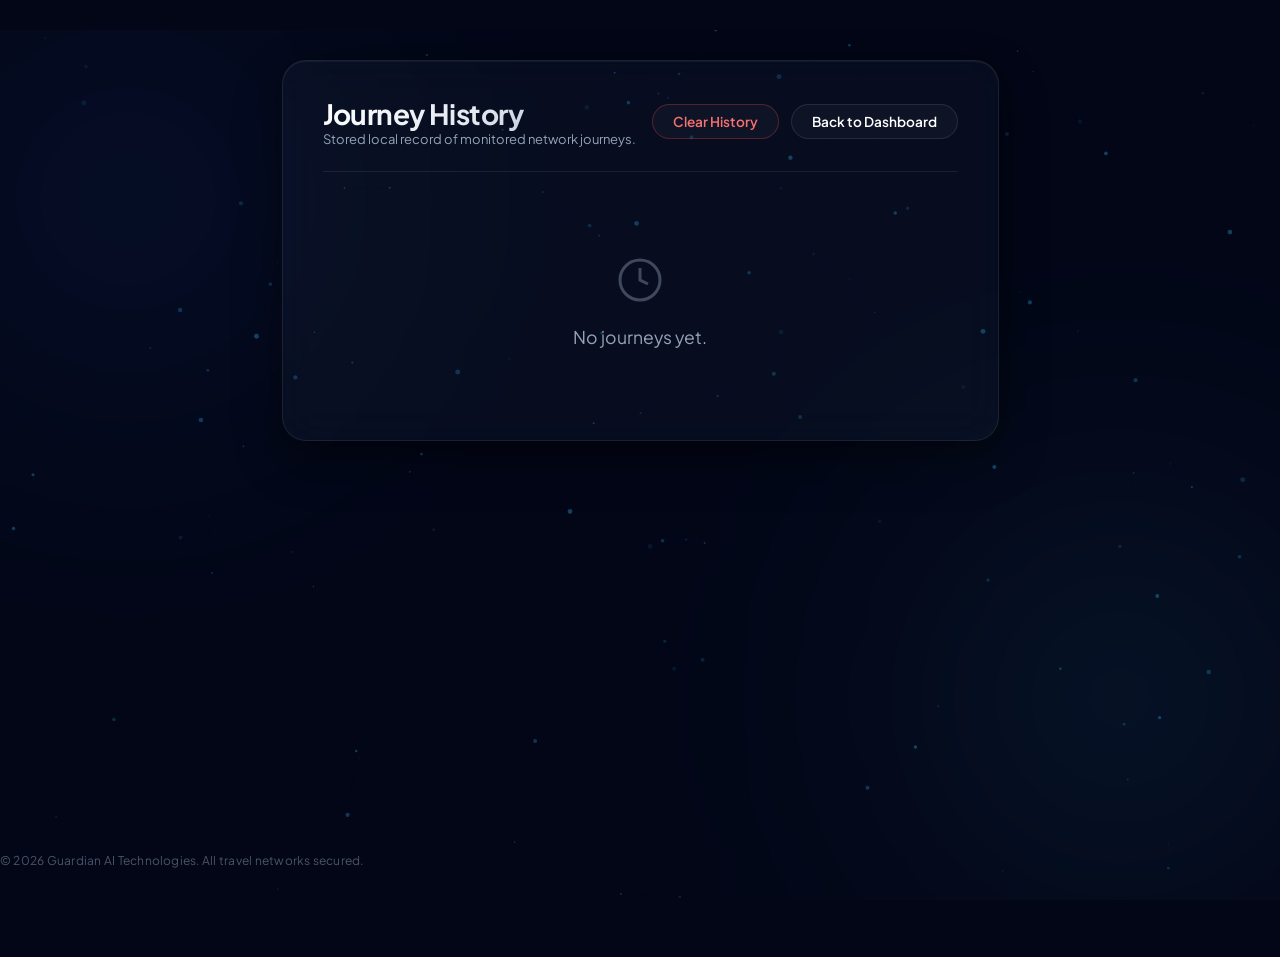
<file: travel-history.html>
<!DOCTYPE html>
<html lang="en">
<head>
    <meta charset="UTF-8">
    <meta name="viewport" content="width=device-width, initial-scale=1.0">
    <title>Journey History - Guardian AI</title>
    <link rel="preconnect" href="https://fonts.googleapis.com">
    <link rel="preconnect" href="https://fonts.gstatic.com" crossorigin>
    <link href="https://fonts.googleapis.com/css2?family=Plus+Jakarta+Sans:wght=300;400;500;600;700&display=swap" rel="stylesheet">
    <link rel="stylesheet" href="styles.css">
</head>
<body class="page-entry-active">
    <canvas id="constellation-canvas"></canvas>
    
    <div class="glow-orb glow-top-left"></div>
    <div class="glow-orb glow-bottom-right"></div>

    <main class="dashboard-wrapper">
        <div class="dashboard-card animate-fade-in" style="max-width: 900px; width: 100%;">
            <header class="dashboard-header" style="display: flex; justify-content: space-between; align-items: center; border-bottom: 1px solid rgba(255,255,255,0.08); padding-bottom: 1.5rem; margin-bottom: 2rem; flex-wrap: wrap; gap: 1rem;">
                <div class="dashboard-brand">
                    <div class="dashboard-title-group">
                        <h1 class="dashboard-title" style="font-size: 1.75rem;">Journey History</h1>
                        <p class="dashboard-subtitle">Stored local record of monitored network journeys.</p>
                    </div>
                </div>
                <div style="display: flex; gap: 0.75rem;">
                    <button type="button" class="btn-secondary" id="btn-clear-history" style="padding: 0.5rem 1.25rem; font-size: 0.85rem; border-color: rgba(239, 68, 68, 0.3); color: #f87171;">
                        <span>Clear History</span>
                    </button>
                    <button type="button" class="btn-secondary" id="btn-history-back" style="padding: 0.5rem 1.25rem; font-size: 0.85rem;">
                        <span>Back to Dashboard</span>
                    </button>
                </div>
            </header>

            <div id="history-cards-container" style="display: grid; grid-template-columns: repeat(auto-fill, minmax(280px, 1fr)); gap: 1.2rem; min-height: 200px;">
                </div>
        </div>
    </main>

    <footer class="splash-footer animate-fade-in-delayed-4">
        <p>&copy; 2026 Guardian AI Technologies. All travel networks secured.</p>
    </footer>

    <script src="app.js"></script>
    <script>
        document.addEventListener('DOMContentLoaded', () => {
            const container = document.getElementById('history-cards-container');
            const backBtn = document.getElementById('btn-history-back');
            const clearBtn = document.getElementById('btn-clear-history');

            function renderHistoryCards() {
                const records = JSON.parse(localStorage.getItem('guardian_travel_history')) || [];

                if (records.length === 0) {
                    container.style.display = 'flex';
                    container.style.alignItems = 'center';
                    container.style.justifyContent = 'center';
                    container.innerHTML = `
                        <div style="text-align: center; color: #94a3b8; padding: 3rem 0; width: 100%;">
                            <svg viewBox="0 0 24 24" fill="none" stroke="currentColor" stroke-width="1.5" style="width: 48px; height: 48px; margin-bottom: 1rem; opacity: 0.4;">
                                <circle cx="12" cy="12" r="10"></circle>
                                <polyline points="12 6 12 12 16 14"></polyline>
                            </svg>
                            <p class="summary-meta" style="font-size: 1.1rem; text-align: center;">No journeys yet.</p>
                        </div>
                    `;
                    return;
                }

                container.style.display = 'grid';
                container.innerHTML = records.map(item => {
                    const isSafe = item.status === 'Safe';
                    const statusText = isSafe ? '🟢 Safe' : '🔴 Emergency';

                    return `
                        <div style="background: rgba(255, 255, 255, 0.02); border: 1px solid rgba(255, 255, 255, 0.06); border-radius: 12px; padding: 1.25rem; display: flex; flex-direction: column; justify-content: space-between; position: relative; backdrop-filter: blur(10px);">
                            <div style="display: flex; flex-direction: column; gap: 0.6rem;">
                                <div style="display: flex; justify-content: space-between; align-items: center; border-bottom: 1px solid rgba(255,255,255,0.04); padding-bottom: 0.5rem; margin-bottom: 0.25rem;">
                                    <span style="font-size: 0.85rem; font-weight: 600; color: #ffffff;">Date</span>
                                    <span style="font-size: 0.85rem; color: #94a3b8;">${item.date}</span>
                                </div>
                                <div style="font-size: 0.85rem; color: #e2e8f0;"><strong style="color: #94a3b8; font-weight: 500;">Route:</strong> ${item.startLocation} → ${item.destination}</div>
                                <div style="font-size: 0.85rem; color: #e2e8f0;"><strong style="color: #94a3b8; font-weight: 500;">Transport:</strong> ${item.transportMode}</div>
                                <div style="font-size: 0.85rem; color: #e2e8f0;"><strong style="color: #94a3b8; font-weight: 500;">Departure:</strong> ${item.departureTime}</div>
                                <div style="font-size: 0.85rem; color: #e2e8f0;"><strong style="color: #94a3b8; font-weight: 500;">Estimated Arrival:</strong> ${item.estimatedArrivalTime}</div>
                                <div style="font-size: 0.85rem; color: #e2e8f0;"><strong style="color: #94a3b8; font-weight: 500;">Status:</strong> ${statusText}</div>
                                <div style="font-size: 0.85rem; color: #e2e8f0; border-top: 1px solid rgba(255,255,255,0.04); padding-top: 0.5rem; margin-top: 0.25rem;"><strong style="color: #94a3b8; font-weight: 500;">AI Action:</strong> ${item.aiAction}</div>
                            </div>
                        </div>
                    `;
                }).join('');
            }

            // Event action listeners integration hooks
            if (typeof bindRippleEffect === 'function') {
                bindRippleEffect(backBtn, () => { window.location.href = 'dashboard.html'; });
                bindRippleEffect(clearBtn, () => {
                    localStorage.removeItem('guardian_travel_history');
                    renderHistoryCards();
                });
            } else {
                backBtn?.addEventListener('click', () => { window.location.href = 'dashboard.html'; });
                clearBtn?.addEventListener('click', () => {
                    localStorage.removeItem('guardian_travel_history');
                    renderHistoryCards();
                });
            }

            // Execute base render trigger loop on initial canvas payload entry
            renderHistoryCards();
        });
    </script>
</body>
</html>
</file>
<file: styles.css>
/* Guardian AI Splash Screen Design System */

:root {
    --bg-dark: #020617;
    --text-white: #ffffff;
    --text-slate: #94a3b8;
    --text-blue-light: #38bdf8;
    --border-dark: rgba(30, 41, 59, 0.5);
    
    /* Premium Gradients */
    --gradient-btn: linear-gradient(135deg, #2563eb 0%, #3b82f6 50%, #60a5fa 100%);
    --gradient-btn-hover: linear-gradient(135deg, #1d4ed8 0%, #2563eb 50%, #3b82f6 100%);
    --gradient-text: linear-gradient(135deg, #ffffff 0%, #e2e8f0 50%, #94a3b8 100%);
    --gradient-glow: radial-gradient(circle, rgba(59, 130, 246, 0.15) 0%, rgba(2, 6, 23, 0) 70%);
}

/* Reset and Core Layout */
* {
    box-sizing: border-box;
    margin: 0;
    padding: 0;
}

html, body {
    width: 100%;
    height: 100%;
    height: 100dvh;
    font-family: 'Plus Jakarta Sans', -apple-system, BlinkMacSystemFont, "Segoe UI", Roboto, Helvetica, Arial, sans-serif;
    background-color: var(--bg-dark);
    color: var(--text-white);
    overflow-y: auto;
    overflow-x: hidden;
    position: relative;
    display: flex;
    flex-direction: column;
    justify-content: flex-start;
    padding-top: 30px;
    align-items: center;
    -webkit-font-smoothing: antialiased;
    -moz-osx-font-smoothing: grayscale;
}

/* Background Canvas */
#constellation-canvas {
    position: absolute;
    top: 0;
    left: 0;
    width: 100%;
    height: 100%;
    z-index: 1;
    pointer-events: none;
    opacity: 0.65;
}

/* Ambient Glow Orbs */
.glow-orb {
    position: absolute;
    border-radius: 50%;
    z-index: 2;
    pointer-events: none;
    filter: blur(120px);
    opacity: 0.55;
    mix-blend-mode: screen;
}

.glow-top-left {
    top: -10%;
    left: -10%;
    width: 40vw;
    height: 40vw;
    background: radial-gradient(circle, rgba(37, 99, 235, 0.25) 0%, rgba(2, 6, 23, 0) 70%);
}

.glow-bottom-right {
    bottom: -10%;
    right: -10%;
    width: 45vw;
    height: 45vw;
    background: radial-gradient(circle, rgba(56, 189, 248, 0.2) 0%, rgba(2, 6, 23, 0) 70%);
}

/* Splash Container */
.splash-wrapper {
    position: relative;
    z-index: 10;
    width: 100%;
    max-width: 600px;
    padding: 2rem;
    display: flex;
    flex-direction: column;
    justify-content: center;
    align-items: center;
    text-align: center;
    flex-grow: 1;
}

.splash-content {
    display: flex;
    flex-direction: column;
    align-items: center;
    justify-content: center;
    width: 100%;
}

/* Logo Section */
.logo-container {
    margin-bottom: 2.5rem;
    position: relative;
    display: flex;
    justify-content: center;
    align-items: center;
    width: 150px;
    height: 150px;
}

.shield-logo {
    width: 100%;
    height: 100%;
    filter: drop-shadow(0 0 15px rgba(59, 130, 246, 0.35));
}

/* Outer Ring Rotation */
.logo-outer-circle {
    transform-origin: center;
    animation: rotateRing 40s linear infinite;
}

/* Logo Shield Path Draw Animation */
.logo-shield-outer {
    stroke-dasharray: 450;
    stroke-dashoffset: 450;
    animation: drawOuterShield 2.2s cubic-bezier(0.16, 1, 0.3, 1) forwards;
}

.logo-shield-inner {
    stroke-dasharray: 300;
    stroke-dashoffset: 300;
    animation: drawInnerShield 2.6s cubic-bezier(0.16, 1, 0.3, 1) forwards;
}

/* Logo Core and Connector animations */
.logo-connector-line {
    opacity: 0;
    animation: fadeInLines 1s ease-out 1.8s forwards;
}

.logo-core {
    opacity: 0;
    transform: scale(0);
    transform-origin: center;
    animation: scaleCore 0.8s cubic-bezier(0.34, 1.56, 0.64, 1) 1.5s forwards;
}

.logo-core-pulse {
    transform-origin: center;
    animation: coreRipple 3s ease-out infinite;
}

/* Brand Container */
.brand-container {
    margin-bottom: 1.75rem;
}

.brand-name {
    font-size: 2.75rem;
    font-weight: 700;
    letter-spacing: -0.04em;
    line-height: 1.1;
    background: var(--gradient-text);
    -webkit-background-clip: text;
    -webkit-text-fill-color: transparent;
    margin-bottom: 0.75rem;
}

.brand-tagline {
    font-size: 1.125rem;
    font-weight: 400;
    color: var(--text-slate);
    letter-spacing: 0.01em;
    max-width: 320px;
    margin: 0 auto;
    line-height: 1.5;
}

/* Feature tags display */
.features-preview {
    display: flex;
    align-items: center;
    justify-content: center;
    gap: 0.75rem;
    margin-bottom: 3.5rem;
    padding: 0.5rem 1rem;
    background: rgba(30, 41, 59, 0.35);
    backdrop-filter: blur(8px);
    -webkit-backdrop-filter: blur(8px);
    border: 1px solid rgba(255, 255, 255, 0.05);
    border-radius: 9999px;
    font-size: 0.75rem;
    font-weight: 500;
    color: var(--text-slate);
}

.feature-tag {
    display: flex;
    align-items: center;
    gap: 0.35rem;
    white-space: nowrap;
}

.tag-dot {
    width: 5px;
    height: 5px;
    border-radius: 50%;
    background-color: var(--text-blue-light);
    box-shadow: 0 0 8px var(--text-blue-light);
}

.feature-divider {
    width: 1px;
    height: 12px;
    background-color: rgba(255, 255, 255, 0.1);
}

/* Premium CTA Button */
.cta-container {
    width: 100%;
    display: flex;
    justify-content: center;
}

.btn-primary {
    position: relative;
    display: inline-flex;
    align-items: center;
    justify-content: center;
    gap: 0.75rem;
    background: var(--gradient-btn);
    color: var(--text-white);
    border: none;
    border-radius: 9999px;
    padding: 1.125rem 2.75rem;
    font-size: 1rem;
    font-weight: 600;
    font-family: inherit;
    cursor: pointer;
    transition: all 0.4s cubic-bezier(0.16, 1, 0.3, 1);
    box-shadow: 0 4px 20px rgba(37, 99, 235, 0.25), inset 0 1px 0 rgba(255, 255, 255, 0.3);
    outline: none;
    overflow: hidden;
    z-index: 10;
}

.btn-primary:hover {
    transform: translateY(-2px);
    box-shadow: 0 8px 30px rgba(37, 99, 235, 0.4), inset 0 1px 0 rgba(255, 255, 255, 0.4);
    background: var(--gradient-btn-hover);
}

.btn-primary:active {
    transform: translateY(1px);
    box-shadow: 0 2px 10px rgba(37, 99, 235, 0.3);
}

.btn-text {
    position: relative;
    z-index: 2;
    letter-spacing: -0.01em;
}

.btn-icon {
    display: flex;
    align-items: center;
    justify-content: center;
    position: relative;
    z-index: 2;
    transition: transform 0.3s cubic-bezier(0.16, 1, 0.3, 1);
}

.btn-icon svg {
    width: 18px;
    height: 18px;
}

.btn-primary:hover .btn-icon {
    transform: translateX(4px);
}

/* Subtle glow layer behind the button */
.btn-glow {
    position: absolute;
    top: 50%;
    left: 50%;
    width: 140%;
    height: 140%;
    background: radial-gradient(circle, rgba(255, 255, 255, 0.3) 0%, rgba(255, 255, 255, 0) 70%);
    transform: translate(-50%, -50%) scale(0);
    transition: transform 0.6s ease;
    pointer-events: none;
    z-index: 1;
}

.btn-primary:hover .btn-glow {
    transform: translate(-50%, -50%) scale(1);
}

/* Footer styling */
.splash-footer {
    position: relative;
    z-index: 10;
    margin-top: auto;
    padding-bottom: 2rem;
    font-size: 0.75rem;
    color: rgba(148, 163, 184, 0.5);
    letter-spacing: 0.02em;
    width: 100%;
}

/* ---------------------------------------------------- */
/* Keyframe Animations */
/* ---------------------------------------------------- */

@keyframes rotateRing {
    0% { transform: rotate(0deg); }
    100% { transform: rotate(360deg); }
}

@keyframes drawOuterShield {
    to {
        stroke-dashoffset: 0;
    }
}

@keyframes drawInnerShield {
    to {
        stroke-dashoffset: 0;
    }
}

@keyframes fadeInLines {
    to {
        opacity: 0.4;
    }
}

@keyframes scaleCore {
    to {
        opacity: 1;
        transform: scale(1);
    }
}

@keyframes coreRipple {
    0% {
        transform: scale(0.6);
        opacity: 0.8;
    }
    100% {
        transform: scale(1.6);
        opacity: 0;
    }
}

/* Staggered Fade-in Animation Classes */
.animate-fade-in {
    opacity: 0;
    transform: translateY(20px);
    animation: fadeInUp 1.2s cubic-bezier(0.16, 1, 0.3, 1) 0.2s forwards;
}

.animate-fade-in-delayed-1 {
    opacity: 0;
    transform: translateY(20px);
    animation: fadeInUp 1.2s cubic-bezier(0.16, 1, 0.3, 1) 0.5s forwards;
}

.animate-fade-in-delayed-2 {
    opacity: 0;
    transform: translateY(20px);
    animation: fadeInUp 1.2s cubic-bezier(0.16, 1, 0.3, 1) 0.8s forwards;
}

.animate-fade-in-delayed-3 {
    opacity: 0;
    transform: translateY(15px);
    animation: fadeInUp 1.2s cubic-bezier(0.16, 1, 0.3, 1) 1.1s forwards;
}

.animate-fade-in-delayed-4 {
    opacity: 0;
    transform: translateY(15px);
    animation: fadeInUp 1.2s cubic-bezier(0.16, 1, 0.3, 1) 1.4s forwards;
}

@keyframes fadeInUp {
    from {
        opacity: 0;
        transform: translateY(20px);
    }
    to {
        opacity: 1;
        transform: translateY(0);
    }
}

/* ---------------------------------------------------- */
/* Media Queries for Desktop Scaling */
/* ---------------------------------------------------- */

@media (min-width: 768px) {
    .brand-name {
        font-size: 3.5rem;
        margin-bottom: 1rem;
    }
    
    .brand-tagline {
        font-size: 1.25rem;
        max-width: 400px;
    }
    
    .logo-container {
        width: 170px;
        height: 170px;
        margin-bottom: 3rem;
    }

    .features-preview {
        gap: 1.25rem;
        padding: 0.6rem 1.25rem;
        font-size: 0.8rem;
    }
    
    .btn-primary {
        padding: 1.25rem 3.5rem;
        font-size: 1.05rem;
    }
}

/* ---------------------------------------------------- */
/* Login & Signup Screens Styles */
/* ---------------------------------------------------- */

.login-wrapper {
    position: relative;
    z-index: 10;
    width: 100%;
    max-width: 460px;
    padding: 1.5rem;
    display: flex;
    flex-direction: column;
    justify-content: center;
    align-items: center;
    flex-grow: 1;
}

.login-card {
    background: rgba(15, 23, 42, 0.45);
    backdrop-filter: blur(20px);
    -webkit-backdrop-filter: blur(20px);
    border: 1px solid rgba(255, 255, 255, 0.08);
    border-radius: 24px;
    padding: 2.25rem 2rem;
    width: 100%;
    box-shadow: 
        0 4px 30px rgba(0, 0, 0, 0.4),
        0 20px 50px rgba(0, 0, 0, 0.3),
        inset 0 1px 0 rgba(255, 255, 255, 0.05);
    display: flex;
    flex-direction: column;
}

.login-header {
    text-align: center;
    margin-bottom: 2rem;
}

.logo-link {
    display: inline-block;
    margin-bottom: 1rem;
    text-decoration: none;
    transition: transform 0.3s cubic-bezier(0.16, 1, 0.3, 1);
}

.logo-link:hover {
    transform: scale(1.05);
}

.login-logo {
    width: 58px;
    height: 58px;
    filter: drop-shadow(0 0 10px rgba(59, 130, 246, 0.25));
}

.login-title {
    font-size: 1.875rem;
    font-weight: 700;
    letter-spacing: -0.03em;
    background: var(--gradient-text);
    -webkit-background-clip: text;
    -webkit-text-fill-color: transparent;
    margin-bottom: 0.35rem;
}

.login-subtitle {
    font-size: 0.875rem;
    color: var(--text-slate);
    font-weight: 400;
}

/* Form Styling */
.login-form {
    display: flex;
    flex-direction: column;
    width: 100%;
}

.form-group {
    margin-bottom: 1.25rem;
    text-align: left;
}

.form-label {
    font-size: 0.8125rem;
    font-weight: 500;
    color: var(--text-slate);
    margin-bottom: 0.45rem;
    display: inline-block;
    letter-spacing: 0.02em;
}

.form-label-row {
    display: flex;
    justify-content: space-between;
    align-items: center;
    margin-bottom: 0.45rem;
}

.form-label-row .form-label {
    margin-bottom: 0;
}

.forgot-password-link {
    font-size: 0.8125rem;
    color: var(--text-blue-light);
    text-decoration: none;
    font-weight: 500;
    transition: color 0.2s ease;
}

.forgot-password-link:hover {
    color: #60a5fa;
}

/* Input Fields */
.input-wrapper {
    position: relative;
    width: 100%;
}

.form-input {
    width: 100%;
    padding: 0.875rem 1rem 0.875rem 2.75rem;
    background: rgba(15, 23, 42, 0.55);
    border: 1px solid rgba(255, 255, 255, 0.08);
    border-radius: 12px;
    color: var(--text-white);
    font-family: inherit;
    font-size: 0.9375rem;
    outline: none;
    transition: all 0.3s cubic-bezier(0.16, 1, 0.3, 1);
}

/* Add extra padding for password field toggler */
.input-wrapper input[type="password"],
.input-wrapper input[type="text"] {
    padding-right: 3rem;
}

.form-input::placeholder {
    color: rgba(148, 163, 184, 0.4);
}

.form-input:hover {
    border-color: rgba(59, 130, 246, 0.3);
    background: rgba(15, 23, 42, 0.7);
}

.form-input:focus {
    border-color: rgba(59, 130, 246, 0.6);
    box-shadow: 
        0 0 0 1px rgba(59, 130, 246, 0.4),
        0 0 15px rgba(37, 99, 235, 0.15);
    background: rgba(15, 23, 42, 0.85);
}

.input-icon {
    position: absolute;
    left: 1rem;
    top: 50%;
    transform: translateY(-50%);
    color: var(--text-slate);
    opacity: 0.6;
    display: flex;
    align-items: center;
    justify-content: center;
    pointer-events: none;
    transition: color 0.3s;
}

.input-icon svg {
    width: 18px;
    height: 18px;
}

.form-input:focus ~ .input-icon {
    color: var(--text-blue-light);
    opacity: 0.9;
}

/* Password Toggle Button */
.password-toggle-btn {
    position: absolute;
    right: 1rem;
    top: 50%;
    transform: translateY(-50%);
    background: none;
    border: none;
    color: var(--text-slate);
    opacity: 0.6;
    cursor: pointer;
    padding: 0;
    display: flex;
    align-items: center;
    justify-content: center;
    transition: all 0.2s;
    outline: none;
}

.password-toggle-btn svg {
    width: 20px;
    height: 20px;
}

.password-toggle-btn:hover {
    color: var(--text-white);
    opacity: 0.9;
}

.hidden-icon {
    display: none !important;
}

/* Full Width Button Modifier */
.btn-full-width {
    width: 100%;
    margin-top: 0.5rem;
    text-decoration: none;
}

/* Social Login Divider */
.auth-divider {
    display: flex;
    align-items: center;
    margin: 1.5rem 0;
    width: 100%;
}

.auth-divider::before,
.auth-divider::after {
    content: '';
    flex-grow: 1;
    height: 1px;
    background: rgba(255, 255, 255, 0.08);
}

.divider-text {
    padding: 0 1rem;
    font-size: 0.75rem;
    color: rgba(148, 163, 184, 0.4);
    font-weight: 600;
    letter-spacing: 0.05em;
}

/* Google OAuth Button */
.btn-oauth {
    display: inline-flex;
    align-items: center;
    justify-content: center;
    gap: 0.75rem;
    width: 100%;
    padding: 0.875rem 1.5rem;
    background: rgba(255, 255, 255, 0.02);
    border: 1px solid rgba(255, 255, 255, 0.08);
    border-radius: 12px;
    color: var(--text-white);
    font-family: inherit;
    font-size: 0.9375rem;
    font-weight: 500;
    cursor: pointer;
    transition: all 0.3s cubic-bezier(0.16, 1, 0.3, 1);
    outline: none;
}

.btn-oauth:hover {
    background: rgba(255, 255, 255, 0.06);
    border-color: rgba(255, 255, 255, 0.15);
    transform: translateY(-1px);
    box-shadow: 0 4px 12px rgba(0, 0, 0, 0.1);
}

.btn-oauth:active {
    transform: translateY(1px);
}

.google-icon {
    width: 18px;
    height: 18px;
}

/* Footer Section */
.login-card-footer {
    margin-top: 1.75rem;
    text-align: center;
    font-size: 0.875rem;
    color: var(--text-slate);
}

.link-primary {
    color: var(--text-blue-light);
    text-decoration: none;
    font-weight: 600;
    transition: color 0.2s ease;
}

.link-primary:hover {
    color: #60a5fa;
    text-decoration: underline;
}

/* Signup Placeholder Styles */
.form-error-text {
    display: block;
    min-height: 1rem;
    margin-top: 0.4rem;
    font-size: 0.75rem;
    color: #f87171;
}

.signup-placeholder-container {
    padding: 2.25rem 1rem;
    text-align: center;
    display: flex;
    flex-direction: column;
    align-items: center;
    justify-content: center;
    margin-bottom: 1.5rem;
    background: rgba(30, 41, 59, 0.2);
    border: 1px dashed rgba(255, 255, 255, 0.1);
    border-radius: 16px;
}

.placeholder-icon {
    width: 60px;
    height: 60px;
    border-radius: 50%;
    background: rgba(56, 189, 248, 0.1);
    display: flex;
    align-items: center;
    justify-content: center;
    margin-bottom: 1.25rem;
    box-shadow: 0 0 20px rgba(56, 189, 248, 0.15);
}

.placeholder-icon svg {
    width: 28px;
    height: 28px;
}

.placeholder-heading {
    font-size: 1.1rem;
    font-weight: 600;
    color: var(--text-white);
    margin-bottom: 0.5rem;
    letter-spacing: -0.01em;
}

.placeholder-desc {
    font-size: 0.8125rem;
    color: var(--text-slate);
    line-height: 1.5;
    max-width: 280px;
}

/* Page Transition Effects */
.page-exit-active {
    animation: pageFadeOut 0.5s cubic-bezier(0.16, 1, 0.3, 1) forwards;
}

.page-entry-active {
    animation: pageFadeIn 0.6s cubic-bezier(0.16, 1, 0.3, 1) forwards;
}

@keyframes pageFadeOut {
    from {
        opacity: 1;
        transform: scale(1);
    }
    to {
        opacity: 0;
        transform: scale(0.98);
    }
}

@keyframes pageFadeIn {
    from {
        opacity: 0;
        transform: scale(1.02);
    }
    to {
        opacity: 1;
        transform: scale(1);
    }
}

/* Media Queries */
@media (max-width: 480px) {
    .login-wrapper {
        padding: 1rem;
    }
    
    .login-card {
        padding: 1.75rem 1.25rem;
        border-radius: 20px;
    }
    
    .login-title {
        font-size: 1.625rem;
    }
    
    .btn-oauth, .form-input {
        padding: 0.8rem 1rem;
    }
    
    .input-wrapper input[type="password"],
    .input-wrapper input[type="text"] {
        padding-left: 2.5rem;
    }
    
    .input-icon {
        left: 0.85rem;
    }
}
}

/* ---------------------------------------------------- */
/* Dashboard / Journey Planner Screen Styles              */
/* Reuses existing color vars, glassmorphism, spacing,    */
/* and typography from the design system above.           */
/* ---------------------------------------------------- */

.dashboard-wrapper {
    position: relative;
    z-index: 10;
    width: 100%;
    max-width: 1100px;
    padding: 1.5rem;
    display: flex;
    flex-direction: column;
    justify-content: center;
    align-items: center;
    flex-grow: 1;
}

.dashboard-card {
    background: rgba(15, 23, 42, 0.45);
    backdrop-filter: blur(20px);
    -webkit-backdrop-filter: blur(20px);
    border: 1px solid rgba(255, 255, 255, 0.08);
    border-radius: 24px;
    padding: 2.25rem 2.5rem;
    width: 100%;
    box-shadow:
        0 4px 30px rgba(0, 0, 0, 0.4),
        0 20px 50px rgba(0, 0, 0, 0.3),
        inset 0 1px 0 rgba(255, 255, 255, 0.05);
    display: flex;
    flex-direction: column;
}

/* Dashboard Header */
.dashboard-header {
    display: flex;
    align-items: center;
    justify-content: space-between;
    gap: 1rem;
    flex-wrap: wrap;
    margin-bottom: 2rem;
}

.dashboard-brand {
    display: flex;
    align-items: center;
    gap: 1rem;
}

.dashboard-logo {
    width: 52px;
    height: 52px;
    flex-shrink: 0;
    filter: drop-shadow(0 0 10px rgba(59, 130, 246, 0.25));
}

.dashboard-title-group {
    display: flex;
    flex-direction: column;
}

.dashboard-title {
    font-size: 1.5rem;
    font-weight: 700;
    letter-spacing: -0.02em;
    background: var(--gradient-text);
    -webkit-background-clip: text;
    -webkit-text-fill-color: transparent;
    line-height: 1.2;
}

.dashboard-subtitle {
    font-size: 0.8125rem;
    color: var(--text-slate);
    font-weight: 400;
}

/* User Profile Capsule */
.user-profile-capsule {
    display: flex;
    align-items: center;
    gap: 0.65rem;
    padding: 0.4rem 1rem 0.4rem 0.4rem;
    background: rgba(30, 41, 59, 0.35);
    backdrop-filter: blur(8px);
    -webkit-backdrop-filter: blur(8px);
    border: 1px solid rgba(255, 255, 255, 0.05);
    border-radius: 9999px;
}

.user-avatar {
    width: 36px;
    height: 36px;
    border-radius: 50%;
    background: var(--gradient-btn);
    display: flex;
    align-items: center;
    justify-content: center;
    font-size: 0.8125rem;
    font-weight: 700;
    color: var(--text-white);
    flex-shrink: 0;
    box-shadow: 0 2px 8px rgba(37, 99, 235, 0.3);
}

.user-name {
    font-size: 0.8125rem;
    font-weight: 600;
    color: var(--text-white);
    white-space: nowrap;
}

/* Two-column Planner / Summary Layout */
.dashboard-grid {
    display: grid;
    grid-template-columns: 1.3fr 1fr;
    gap: 2rem;
}

/* Transport Mode Selector */
.transport-selector {
    display: grid;
    grid-template-columns: repeat(4, 1fr);
    gap: 0.6rem;
}

.transport-option {
    display: flex;
    flex-direction: column;
    align-items: center;
    justify-content: center;
    gap: 0.4rem;
    padding: 0.85rem 0.5rem;
    background: rgba(15, 23, 42, 0.55);
    border: 1px solid rgba(255, 255, 255, 0.08);
    border-radius: 14px;
    color: var(--text-slate);
    font-family: inherit;
    cursor: pointer;
    transition: all 0.3s cubic-bezier(0.16, 1, 0.3, 1);
    outline: none;
}

.transport-option svg {
    width: 20px;
    height: 20px;
}

.transport-option span {
    font-size: 0.75rem;
    font-weight: 500;
}

.transport-option:hover {
    border-color: rgba(59, 130, 246, 0.3);
    color: var(--text-white);
    background: rgba(15, 23, 42, 0.75);
}

.transport-option.active {
    background: rgba(59, 130, 246, 0.12);
    border-color: rgba(59, 130, 246, 0.5);
    color: var(--text-blue-light);
    box-shadow: 0 0 15px rgba(37, 99, 235, 0.15);
}

/* Emergency Contacts Add Row */
.add-contact-row {
    display: flex;
    gap: 0.6rem;
    align-items: stretch;
}

.add-contact-row .form-input {
    flex: 1;
}

.add-contact-row .btn-secondary {
    white-space: nowrap;
    padding: 0.875rem 1.35rem;
}

/* Route Profiling / Summary Panel (shared with Journey Monitoring page) */
.summary-section {
    background: rgba(15, 23, 42, 0.35);
    border: 1px solid rgba(255, 255, 255, 0.06);
    border-radius: 20px;
    padding: 1.75rem;
    display: flex;
    flex-direction: column;
    height: 100%;
}

.summary-title {
    font-size: 1.125rem;
    font-weight: 700;
    letter-spacing: -0.01em;
    color: var(--text-white);
    margin-bottom: 0.35rem;
}

.summary-meta {
    font-size: 0.8125rem;
    color: var(--text-slate);
    line-height: 1.5;
}

.summary-divider {
    height: 1px;
    background: rgba(255, 255, 255, 0.08);
    margin: 1.25rem 0;
}

.summary-item {
    display: flex;
    align-items: flex-start;
    gap: 0.85rem;
    padding: 0.4rem 0;
}

.summary-item-icon {
    width: 38px;
    height: 38px;
    border-radius: 10px;
    background: rgba(56, 189, 248, 0.08);
    border: 1px solid rgba(56, 189, 248, 0.15);
    display: flex;
    align-items: center;
    justify-content: center;
    flex-shrink: 0;
}

.summary-item-icon svg {
    width: 18px;
    height: 18px;
    color: var(--text-blue-light);
}

.summary-item-content {
    display: flex;
    flex-direction: column;
    gap: 0.3rem;
    min-width: 0;
}

.summary-item-label {
    font-size: 0.6875rem;
    color: var(--text-slate);
    text-transform: uppercase;
    letter-spacing: 0.05em;
    font-weight: 600;
}

.summary-item-value {
    font-size: 0.9375rem;
    color: var(--text-white);
    font-weight: 500;
    overflow-wrap: anywhere;
}

/* Threat Index Badge */
.threat-badge {
    display: inline-flex;
    align-items: center;
    gap: 0.4rem;
    width: fit-content;
    padding: 0.35rem 0.8rem;
    border-radius: 9999px;
    font-size: 0.8125rem;
    font-weight: 600;
    margin-top: 0.3rem;
}

.threat-low {
    background: rgba(52, 211, 153, 0.1);
    color: #34d399;
    border: 1px solid rgba(52, 211, 153, 0.25);
}

.threat-low .tag-dot {
    background-color: #34d399;
    box-shadow: 0 0 8px #34d399;
}

.threat-medium {
    background: rgba(251, 191, 36, 0.1);
    color: #fbbf24;
    border: 1px solid rgba(251, 191, 36, 0.25);
}

.threat-medium .tag-dot {
    background-color: #fbbf24;
    box-shadow: 0 0 8px #fbbf24;
}

.threat-high {
    background: rgba(239, 68, 68, 0.1);
    color: #f87171;
    border: 1px solid rgba(239, 68, 68, 0.25);
}

.threat-high .tag-dot {
    background-color: #f87171;
    box-shadow: 0 0 8px #f87171;
}

/* Responsive: Dashboard screen */
@media (max-width: 900px) {
    .dashboard-grid {
        grid-template-columns: 1fr;
    }
}

@media (max-width: 640px) {
    .transport-selector {
        grid-template-columns: repeat(2, 1fr);
    }

    .dashboard-header {
        flex-direction: column;
        align-items: flex-start;
    }
}

@media (max-width: 480px) {
    .dashboard-card {
        padding: 1.75rem 1.25rem;
        border-radius: 20px;
    }

    .add-contact-row {
        flex-direction: column;
    }
}

/* ---------------------------------------------------- */
/* Journey Monitoring Screen Styles (Additive)           */
/* Reuses existing color vars, glassmorphism, spacing,   */
/* and animation patterns from the design system above.  */
/* ---------------------------------------------------- */

.journey-card {
    background: rgba(15, 23, 42, 0.45);
    backdrop-filter: blur(20px);
    -webkit-backdrop-filter: blur(20px);
    border: 1px solid rgba(255, 255, 255, 0.08);
    border-radius: 24px;
    padding: 2.25rem 2.5rem;
    width: 100%;
    max-width: 960px;
    box-shadow:
        0 4px 30px rgba(0, 0, 0, 0.4),
        0 20px 50px rgba(0, 0, 0, 0.3),
        inset 0 1px 0 rgba(255, 255, 255, 0.05);
    display: flex;
    flex-direction: column;
}

.journey-grid {
    display: grid;
    grid-template-columns: 1.3fr 1fr;
    gap: 2rem;
    margin-top: 1.5rem;
}

/* Status Pill (header) */
.journey-status-pill {
    display: flex;
    align-items: center;
    gap: 0.5rem;
    padding: 0.5rem 1rem;
    background: rgba(30, 41, 59, 0.35);
    backdrop-filter: blur(8px);
    -webkit-backdrop-filter: blur(8px);
    border: 1px solid rgba(255, 255, 255, 0.05);
    border-radius: 9999px;
    font-size: 0.8125rem;
    font-weight: 500;
    color: var(--text-slate);
    white-space: nowrap;
}

.journey-status-pill.status-checkin {
    color: #fbbf24;
}

.journey-status-pill.status-escalation {
    color: #f87171;
}

.journey-status-pill.status-resolved {
    color: #34d399;
}

.pulse-dot {
    animation: pulseDotFade 1.8s ease-in-out infinite;
}

@keyframes pulseDotFade {
    0%, 100% { opacity: 1; transform: scale(1); }
    50% { opacity: 0.4; transform: scale(0.75); }
}

/* AI monitoring note */
.journey-ai-note {
    display: flex;
    align-items: flex-start;
    gap: 0.6rem;
    font-size: 0.8125rem;
    color: var(--text-slate);
    line-height: 1.5;
    padding-top: 0.5rem;
}

.journey-ai-note .tag-dot {
    margin-top: 0.4rem;
    flex-shrink: 0;
}

/* Countdown Panel */
.journey-countdown-panel {
    background: rgba(15, 23, 42, 0.55);
    border: 1px solid rgba(255, 255, 255, 0.08);
    border-radius: 16px;
    padding: 2rem 1.5rem;
    display: flex;
    flex-direction: column;
    align-items: center;
    justify-content: center;
    text-align: center;
    gap: 0.35rem;
}

.journey-eta-time {
    font-size: 1.5rem;
    font-weight: 700;
    letter-spacing: -0.02em;
    background: var(--gradient-text);
    -webkit-background-clip: text;
    -webkit-text-fill-color: transparent;
    margin-bottom: 0.75rem;
}

.journey-countdown-display {
    font-size: 3rem;
    font-weight: 700;
    letter-spacing: -0.02em;
    font-variant-numeric: tabular-nums;
    color: var(--text-white);
    text-shadow: 0 0 20px rgba(56, 189, 248, 0.35);
    margin: 0.25rem 0;
}

.journey-countdown-label {
    font-size: 0.75rem;
    color: var(--text-slate);
    text-transform: uppercase;
    letter-spacing: 0.08em;
    margin-bottom: 1.25rem;
}

.journey-level-badge {
    display: inline-flex;
    align-items: center;
    gap: 0.4rem;
    padding: 0.4rem 0.9rem;
    background: rgba(56, 189, 248, 0.08);
    border: 1px solid rgba(56, 189, 248, 0.2);
    border-radius: 9999px;
    font-size: 0.75rem;
    font-weight: 600;
    color: var(--text-blue-light);
}

/* Trusted Contact Chips (Dashboard) */
.contact-chip {
    display: inline-flex;
    align-items: center;
    gap: 0.5rem;
    padding: 0.4rem 0.5rem 0.4rem 0.9rem;
    margin: 0.25rem 0.4rem 0.25rem 0;
    background: rgba(56, 189, 248, 0.08);
    border: 1px solid rgba(56, 189, 248, 0.2);
    border-radius: 9999px;
    font-size: 0.8125rem;
    color: var(--text-white);
}

.contact-remove-btn {
    display: inline-flex;
    align-items: center;
    justify-content: center;
    width: 18px;
    height: 18px;
    border-radius: 50%;
    border: none;
    background: rgba(255, 255, 255, 0.08);
    color: var(--text-slate);
    cursor: pointer;
    font-size: 0.9rem;
    line-height: 1;
    transition: all 0.2s ease;
}

.contact-remove-btn:hover {
    background: rgba(239, 68, 68, 0.25);
    color: #f87171;
}

.contacts-list {
    margin-top: 0.75rem;
    display: flex;
    flex-wrap: wrap;
}

/* Secondary Button (reuses neutral glass surface) */
.btn-secondary {
    display: inline-flex;
    align-items: center;
    justify-content: center;
    gap: 0.5rem;
    padding: 0.875rem 1.5rem;
    background: rgba(255, 255, 255, 0.03);
    border: 1px solid rgba(255, 255, 255, 0.1);
    border-radius: 9999px;
    color: var(--text-white);
    font-family: inherit;
    font-size: 0.9375rem;
    font-weight: 600;
    cursor: pointer;
    transition: all 0.3s cubic-bezier(0.16, 1, 0.3, 1);
    outline: none;
}

.btn-secondary:hover {
    background: rgba(255, 255, 255, 0.07);
    border-color: rgba(255, 255, 255, 0.18);
    transform: translateY(-1px);
}

.btn-danger-outline {
    border-color: rgba(239, 68, 68, 0.35);
    color: #f87171;
}

.btn-danger-outline:hover {
    background: rgba(239, 68, 68, 0.1);
    border-color: rgba(239, 68, 68, 0.5);
}

/* ---------------------------------------------------- */
/* Modal Overlay (Check-in / Follow-up / Escalation)      */
/* ---------------------------------------------------- */

.modal-overlay {
    position: fixed;
    inset: 0;
    z-index: 100;
    display: none;
    align-items: center;
    justify-content: center;
    padding: 1.5rem;
    background: rgba(2, 6, 23, 0.75);
    backdrop-filter: blur(6px);
    -webkit-backdrop-filter: blur(6px);
}

.modal-overlay.modal-visible {
    display: flex;
}

.modal-card {
    background: rgba(15, 23, 42, 0.75);
    backdrop-filter: blur(24px);
    -webkit-backdrop-filter: blur(24px);
    border: 1px solid rgba(255, 255, 255, 0.1);
    border-radius: 24px;
    padding: 2.25rem 2rem;
    width: 100%;
    max-width: 440px;
    text-align: center;
    box-shadow:
        0 4px 30px rgba(0, 0, 0, 0.5),
        0 25px 60px rgba(0, 0, 0, 0.4),
        inset 0 1px 0 rgba(255, 255, 255, 0.06);
}

.modal-icon {
    width: 56px;
    height: 56px;
    margin: 0 auto 1.25rem;
    border-radius: 50%;
    display: flex;
    align-items: center;
    justify-content: center;
    background: rgba(56, 189, 248, 0.1);
    box-shadow: 0 0 20px rgba(56, 189, 248, 0.15);
}

.modal-icon svg {
    width: 26px;
    height: 26px;
    color: var(--text-blue-light);
}

.modal-icon-escalation {
    background: rgba(239, 68, 68, 0.1);
    box-shadow: 0 0 20px rgba(239, 68, 68, 0.15);
}

.modal-icon-escalation svg {
    color: #f87171;
}

.modal-icon-resolved {
    background: rgba(52, 211, 153, 0.1);
    box-shadow: 0 0 20px rgba(52, 211, 153, 0.15);
}

.modal-icon-resolved svg {
    color: #34d399;
}

.modal-title {
    font-size: 1.375rem;
    font-weight: 700;
    letter-spacing: -0.02em;
    color: var(--text-white);
    margin-bottom: 0.6rem;
}

.modal-sim-tag {
    font-size: 0.75rem;
    font-weight: 600;
    color: var(--text-slate);
    vertical-align: middle;
}

.modal-text {
    font-size: 0.9375rem;
    color: var(--text-slate);
    line-height: 1.6;
    margin-bottom: 1.5rem;
}

.modal-escalation-counter {
    display: inline-block;
    font-weight: 700;
    color: #f87171;
    font-variant-numeric: tabular-nums;
    min-width: 1.5ch;
}

.modal-actions {
    display: flex;
    flex-direction: column;
    gap: 0.75rem;
    margin-top: 0.5rem;
}

.modal-divider {
    height: 1px;
    background: rgba(255, 255, 255, 0.08);
    margin: 1.25rem 0;
}

.modal-subheading {
    font-size: 0.8125rem;
    font-weight: 600;
    color: var(--text-slate);
    text-transform: uppercase;
    letter-spacing: 0.06em;
    text-align: left;
    margin-bottom: 0.75rem;
}

.modal-detail-list,
.modal-contact-list {
    list-style: none;
    text-align: left;
}

.modal-contact-list li {
    padding: 0.5rem 0.75rem;
    margin-bottom: 0.4rem;
    background: rgba(255, 255, 255, 0.03);
    border: 1px solid rgba(255, 255, 255, 0.06);
    border-radius: 10px;
    font-size: 0.875rem;
    color: var(--text-white);
}

.modal-detail-list li {
    display: flex;
    justify-content: space-between;
    padding: 0.4rem 0;
    font-size: 0.875rem;
}

.modal-detail-list li span:first-child {
    color: var(--text-slate);
}

.modal-detail-list li span:last-child {
    color: var(--text-white);
    font-weight: 500;
}

.modal-footnote {
    display: flex;
    align-items: center;
    gap: 0.5rem;
    font-size: 0.8125rem;
    color: var(--text-slate);
    margin-bottom: 1.25rem;
}

/* Responsive: Journey screen */
@media (max-width: 860px) {
    .journey-grid {
        grid-template-columns: 1fr;
    }
}

@media (max-width: 480px) {
    .journey-card {
        padding: 1.75rem 1.25rem;
        border-radius: 20px;
    }

    .journey-countdown-display {
        font-size: 2.25rem;
    }
}
</file>
